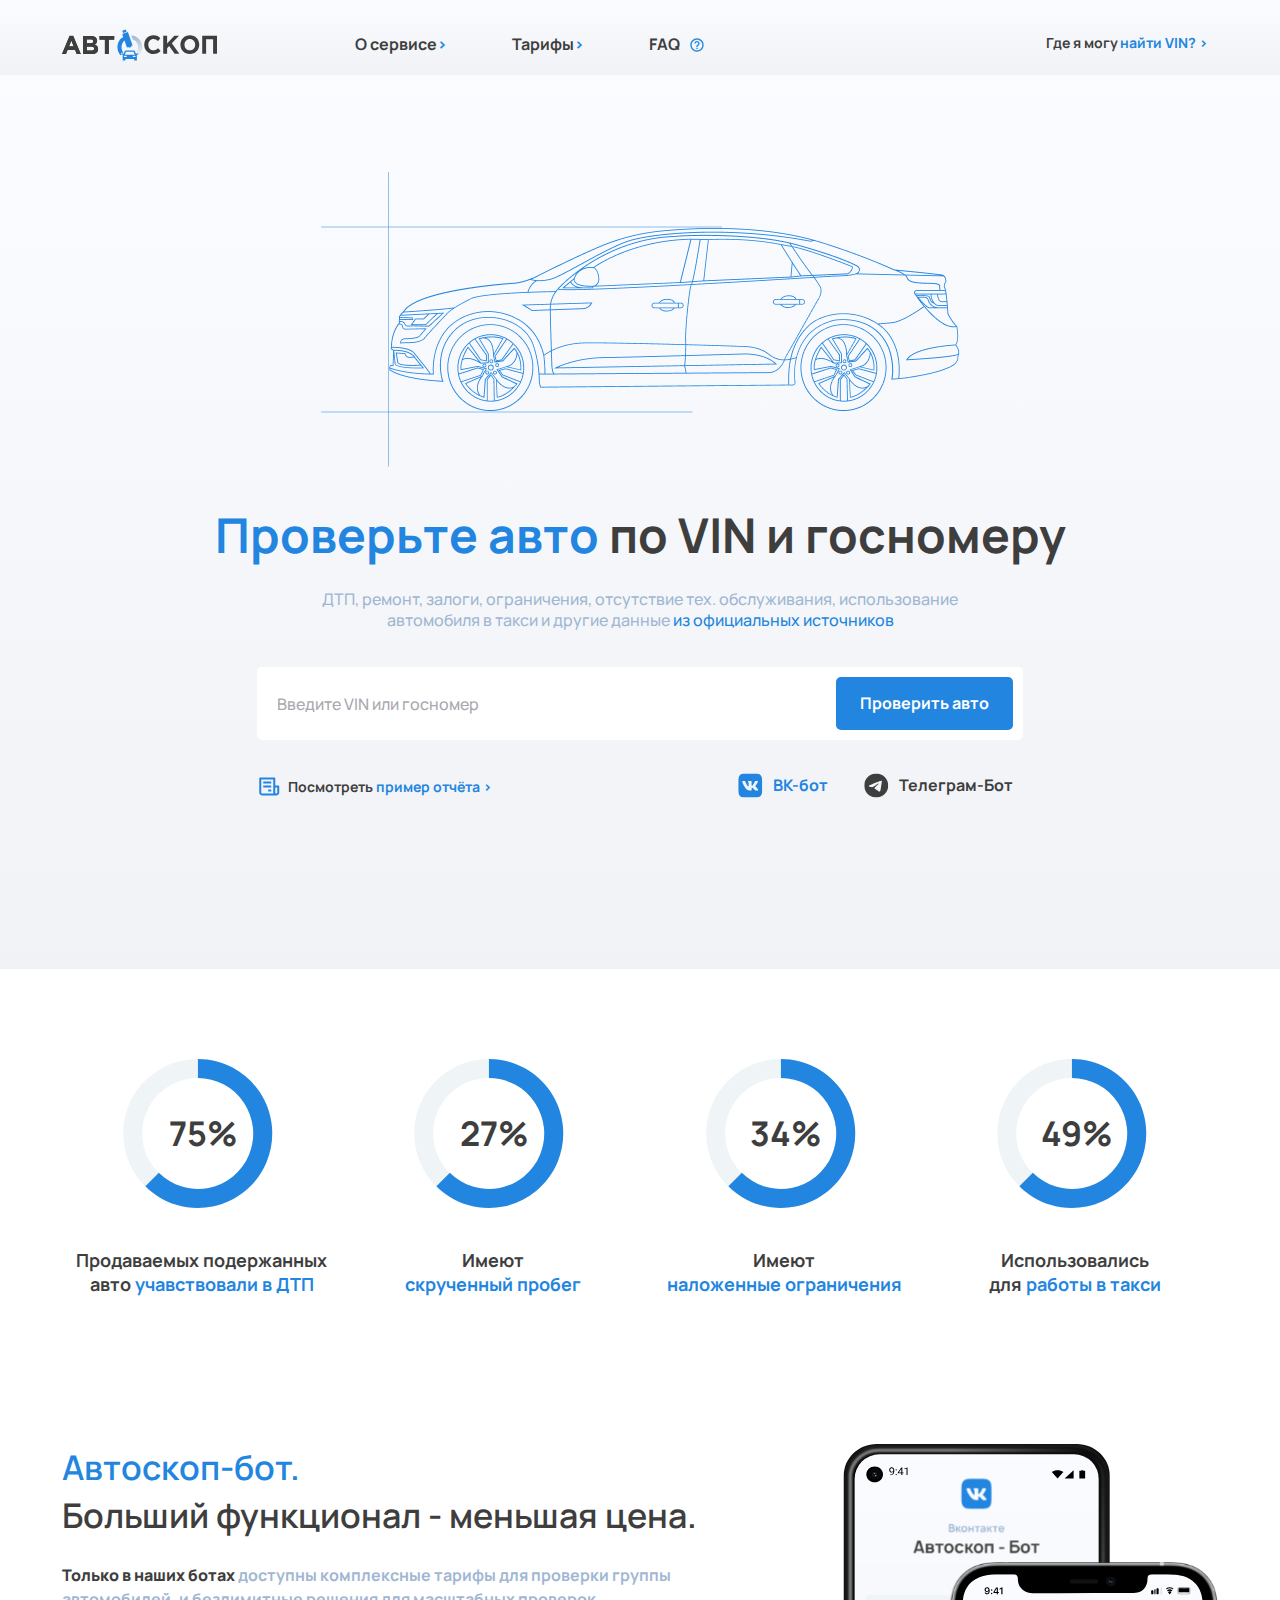
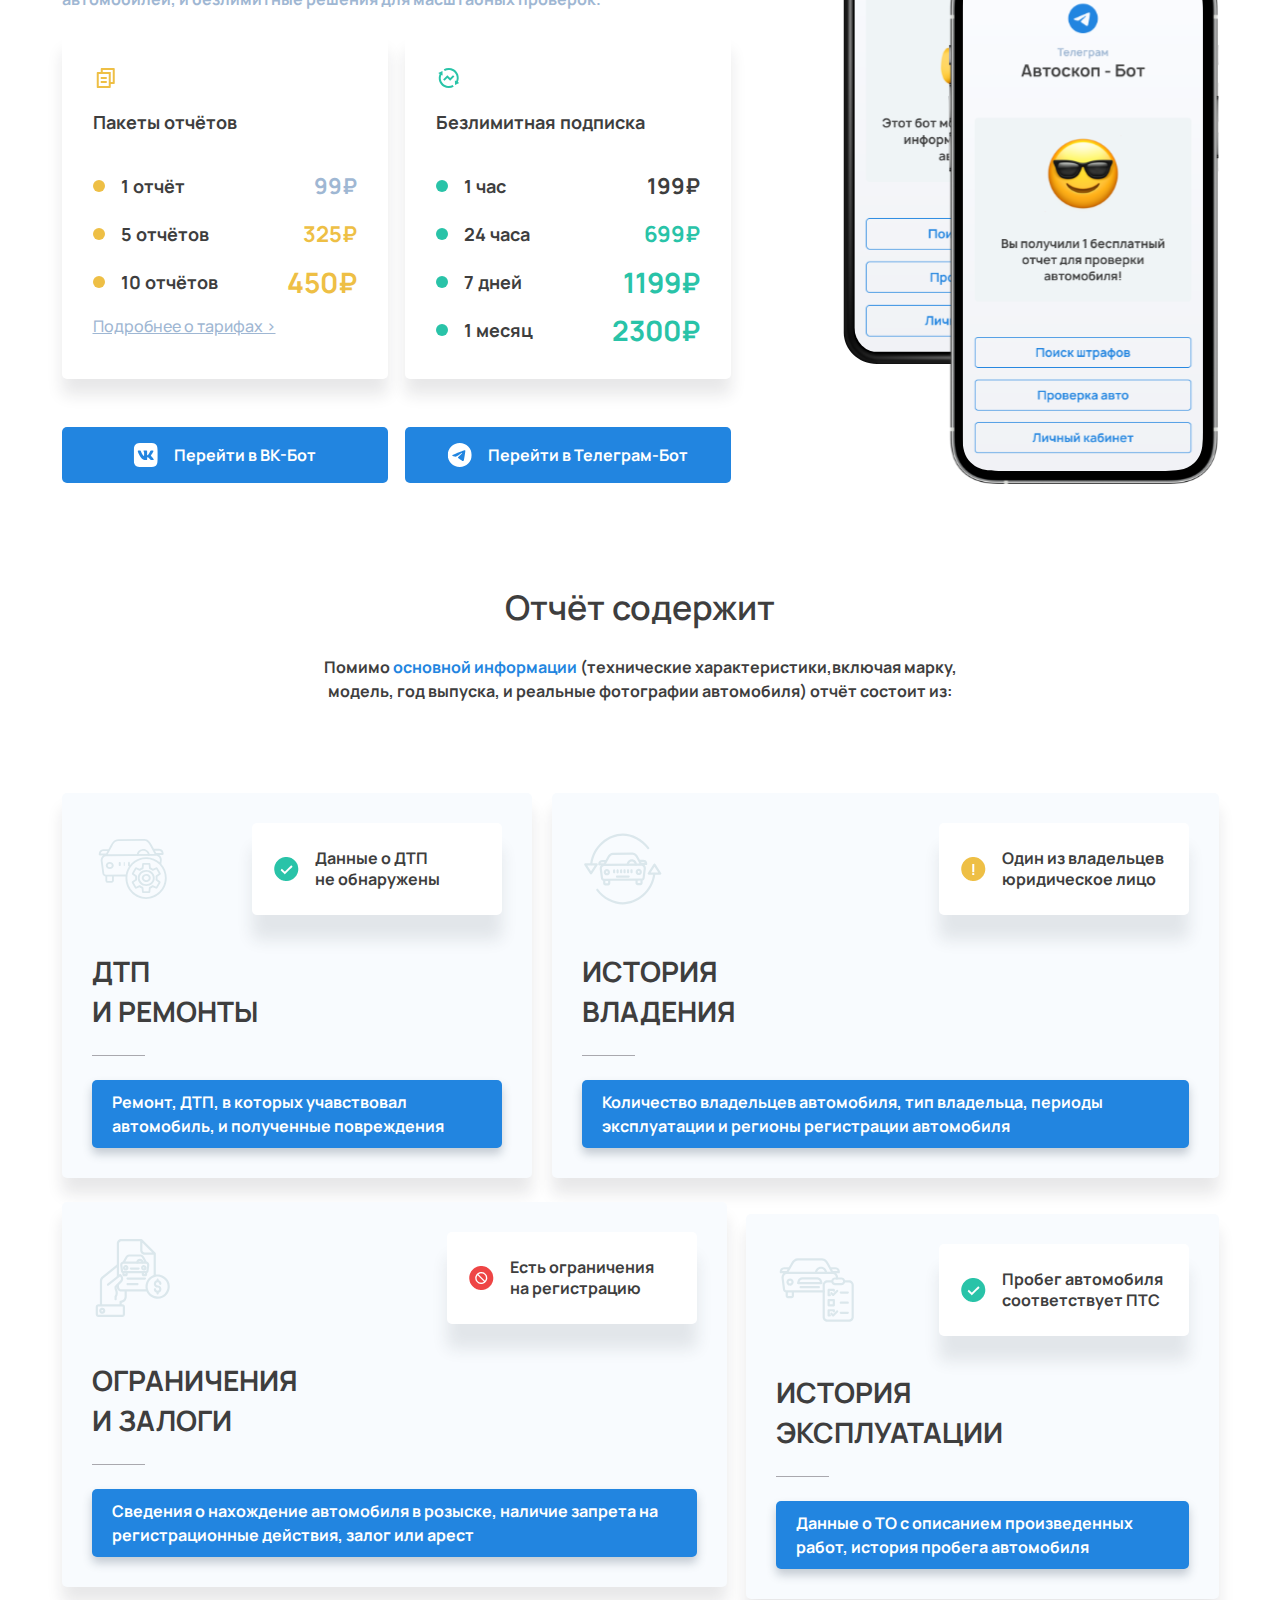
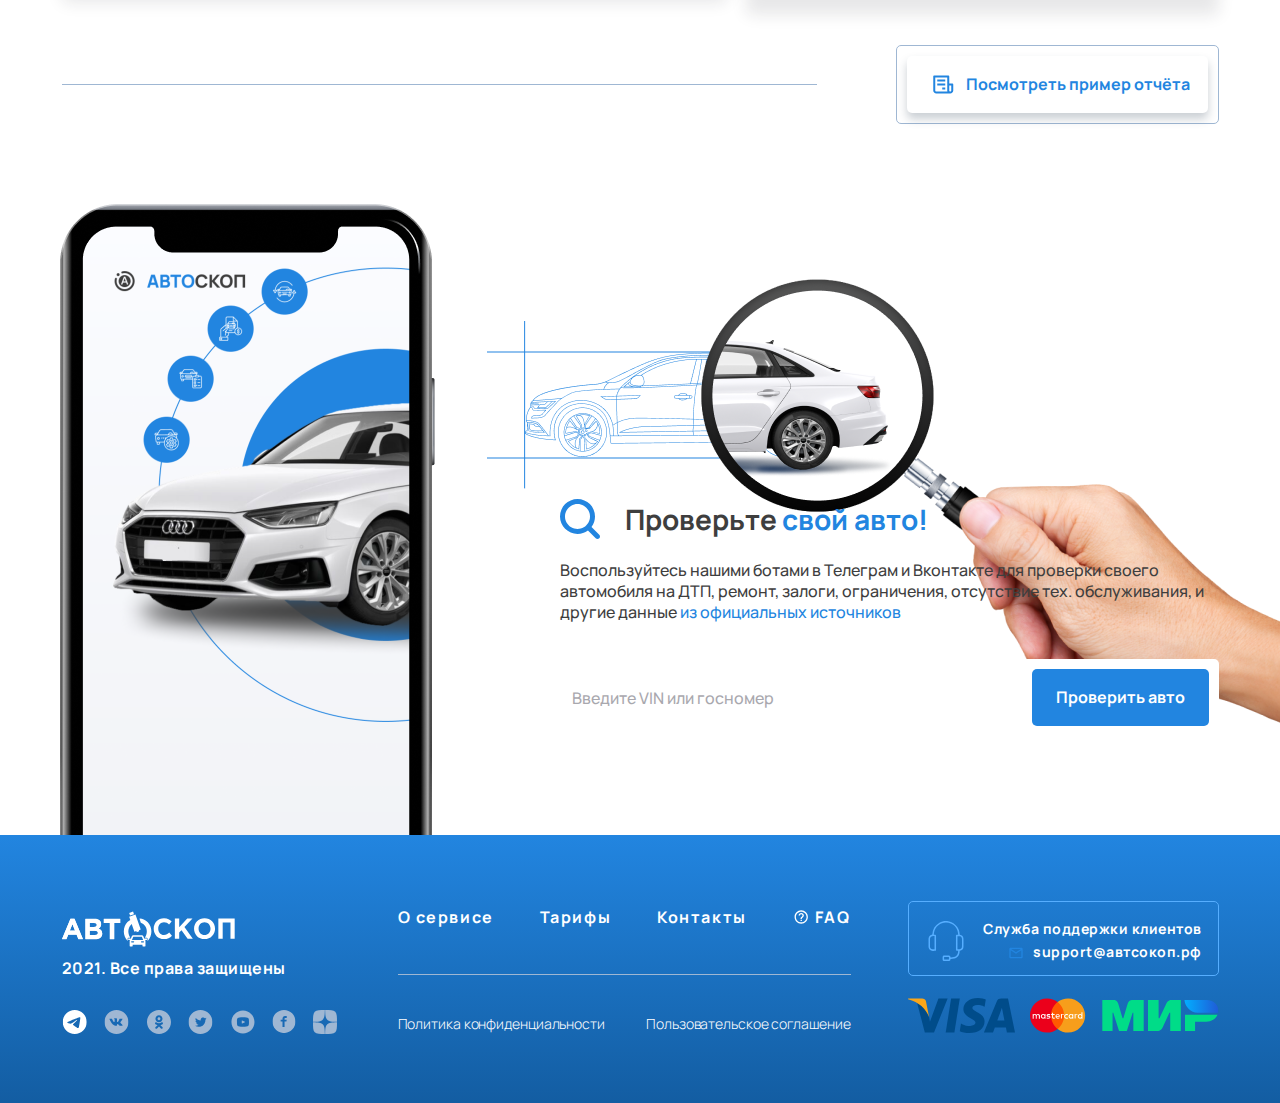
<file: index.html>
<!DOCTYPE html>
<html lang="ru">
<head>
    <meta charset="UTF-8">
    <meta http-equiv="X-UA-Compatible" content="IE=edge">
    <meta name="viewport" content="width=device-width, initial-scale=1.0">
    <title>Автоскоп.рф_от 12.20212</title>
    <link href="https://fonts.googleapis.com/css?family=Manrope:300,400,500,600,700,800" rel="stylesheet" />
    <link rel="stylesheet" href="style/style.css">
    <link rel="stylesheet" href="style/main.css">
</head>
<body>
    <header class="header">
        <div class="container">
            <div class="main-header">
                <div class="main-header__blog">
                    <div class="header__logo">
                        <img src="./img/logo.svg" alt="Logo" class="logo">
                    </div>
                    <ul class="header-navigation__items">
                        <div class="hamburger-menu">
                            <input id="menu__toggle" type="checkbox">
                            <label class="menu__btn" for="menu__toggle">
                                <span></span>
                            </label>
                            <ul class="menu__box">
                                <input id="menu__toggle" type="checkbox">
                                <label class="menu__btn" for="menu__toggle">
                                    <span></span>
                                </label>
                                <li><a class="menu__item" href="about/index.html">О сервисе <span>></span></a></li>
                                <li><a class="menu__item" href="tarifs/index.html">Тарифы <span>></span></a></li>
                                <li><a class="menu__item" href="#">FAQ <img src="./img/help__icon.svg" alt=""></a></li>
                                <a href="#popup" class="header-btn-media btn-primary">Где я могу <span>найти VIN? ></span></a>
                            </ul>
                          </div>
                        <li class="header-navigation__item"><a href="about/index.html" class="header-navigation__link">О сервисе <span>></span></a></li>
                        <li class="header-navigation__item"><a href="tarifs/index.html" class="header-navigation__link">Тарифы <span>></span></a></li>
                        <li class="header-navigation__item" id="last-blog"><a href="#" class="header-navigation__link">FAQ <img src="./img/help__icon.svg" alt=""></a></li>
                    </ul>
                </div>
                <a href="#popup" class="header-btn btn-primary" id="open">Где я могу <span>найти VIN? ></span></a>
            </div>
        </div>
    </header>
    <section class="subtitle-section">
        <div class="container">
            <div class="main-subtitle">
                <div class="main-subtitle-image__blog">
                    <img src="./img/car.png" alt="Auto" class="main-subtitle__image">
                </div>
                <h1 class="main-subtitle__title"><span>Проверьте авто</span> по VIN и госномеру</h1>
                <p class="main-subtitle__paragraph">ДТП, ремонт, залоги, ограничения, отсутствие тех. обслуживания, использование автомобиля в такси и другие данные <span>из официальных источников</span></p>
                <div class="main-subtitle__page">
                    <input type="text" class="main-subtitle__page-input" id="input" placeholder="Введите VIN или госномер">
                    <a href="#" class="btn btn_desktop">Проверить авто</a>
                    <a href="#" class="btn btn_mobile"><img src="./img/arrow_right.svg" alt=""></a>
                </div>
                <div class="main-subtitle__social-network">
                    <a href="#" class="main-subtitle__social-network-btn btn-primary"><img src="./img/bx-receipt.svg" alt="">Посмотреть <span>пример отчёта ></span></a>
                    <div class="main-subtitle__social-network__blog">
                        <a href="#" class="main-subtitle__social-network__icon"><img src="./img/simple-icons_vk.svg" alt=""><div> <span>ВК-бот</span></div></a>
                        <a href="https://t.me/elnuranvarbek" class="main-subtitle__social-network__icon" id="last-blog"><img src="./img/akar-icons_telegram-fill.svg" alt=""><div>Телеграм-Бот</div></a>
                    </div>
                </div>
            </div>
        </div>
    </section>
    <section class="status-section">
        <div class="container">
            <div class="main-status">
                <div class="status-blog">
                    <img src="./img/ellipse.svg" alt="" class="status-blog-image">
                    <h1 class="staus-blog__title">75%</h1>
                    <p class="status-blog__text">Продаваемых подержанных авто <span>учавствовали в ДТП</span></p>
                </div>
                <div class="status-blog" id="last-blog">
                    <img src="./img/ellipse.svg" alt="" class="status-blog-image">
                    <h1 class="staus-blog__title">27%</h1>
                    <p class="status-blog__text">Имеют <br> <span>скрученный пробег</span></p>
                </div>
                <div class="status-blog">
                    <img src="./img/ellipse.svg" alt="" class="status-blog-image">
                    <h1 class="staus-blog__title">34%</h1>
                    <p class="status-blog__text">Имеют <br> <span>наложенные ограничения</span></p>
                </div>
                <div class="status-blog" id="last-blog">
                    <img src="./img/ellipse.svg" alt="" class="status-blog-image">
                    <h1 class="staus-blog__title">49%</h1>
                    <p class="status-blog__text">Использовались <br> для <span>работы в такси</span></p>
                </div>
            </div>
            <div class="lower-status">
                <div class="lower-status__info">
                    <h1 class="lower-status__info-title"><span>Автоскоп-бот.</span> <br> Больший функционал - меньшая цена.</h1>
                    <p class="lower-status__info-subtitle"><strong>Только в наших ботах</strong> доступны комплексные тарифы для проверки группы автомобилей, и безлимитные решения для масштабных проверок.</p>
                    <div class="lower-status__info-main-blog">
                        <div class="lower-staus__info-blog">
                            <img src="./img/message__icon.svg" alt="" class="lower-status__info-blog-icon">
                            <h3 class="lower-staus__info-blog-title">Пакеты отчётов</h3>
                            <div class="status">
                                <div class="price-blog">
                                    <div class="dot"></div>
                                    <h3 class="status__title">1 отчёт</h3>
                                </div>
                                <h3 class="status__price">99₽ </h3>
                            </div>
                            <div class="status">
                                <div class="price-blog">
                                    <div class="dot"></div>
                                    <h3 class="status__title">5 отчётов</h3>
                                </div>
                                <h3 class="status__price yellow">325₽ </h3>
                            </div>
                            <div class="status">
                                <div class="price-blog">
                                    <div class="dot"></div>
                                    <h3 class="status__title">10 отчётов</h3>
                                </div>
                                <h3 class="status__price yellow big__price">450₽ </h3>
                            </div>
                            <a href="#" class="status__link">Подробнее о тарифах ></a>
                        </div>
                        <div class="lower-staus__info-blog">
                            <img src="./img/update__icon.svg" alt="" class="lower-status__info-blog-icon">
                            <h3 class="lower-staus__info-blog-title">Безлимитная подписка</h3>
                            <div class="status">
                                <div class="price-blog">
                                    <div class="dot-blue"></div>
                                    <h3 class="status__title">1 час</h3>
                                </div>
                                <h3 class="status__price black">199₽ </h3>
                            </div>
                            <div class="status">
                                <div class="price-blog">
                                    <div class="dot-blue"></div>
                                    <h3 class="status__title">24 часа </h3>
                                </div>
                                <h3 class="status__price green">699₽ </h3>
                            </div>
                            <div class="status">
                                <div class="price-blog">
                                    <div class="dot-blue"></div>
                                    <h3 class="status__title">7 дней </h3>
                                </div>
                                <h3 class="status__price green big__price">1199₽ </h3>
                            </div>
                            <div class="status" id="last-blog">
                                <div class="price-blog">
                                    <div class="dot-blue"></div>
                                    <h3 class="status__title">1 месяц </h3>
                                </div>
                                <h3 class="status__price green big__price">2300₽ </h3>
                            </div>
                        </div>
                    </div>
                    <div class="status__btn-blog">
                        <a href="#" class="status__btn"><img src="./img/vk__icon.svg" alt=""> Перейти в ВК-Бот</a>
                        <a href="https://t.me/elnuranvarbek" class="status__btn"><img src="./img/telegram__icon.svg" alt=""> Перейти в Телеграм-Бот</a>
                    </div>
                </div>
                <div class="lower-status__image">
                    <img src="./img/smartphone.svg" alt="Автоскоп - Bot">
                </div>
            </div>
        </div>
    </section>
    <section class="blog-section">
        <div class="container">
            <h1 class="blog-section__title">Отчёт содержит</h1>
            <p class="blog-section__subtitle">Помимо <span>основной информации</span> (технические характеристики,включая марку, модель, год выпуска, и реальные фотографии автомобиля) отчёт состоит из:</p>
            <div class="main-blog">
                <div class="blog first-blog">
                    <div class="blog-main">
                        <img src="./img/083-car-service-12.svg" alt="Car Settings" class="blog__img">
                        <div class="blog-main__comment">
                            <img src="./img/check-mark.png" alt="" class="regulations">
                            <h3 class="blog-main__comments-title">Данные о ДТП <br> не обнаружены</h3>
                        </div>
                    </div>
                    <h3 class="blog__title">ДТП <br> И РЕМОНТЫ</h3>
                    <div class="blog__line"></div>
                    <div class="blog-info">Ремонт, ДТП, в которых учавствовал автомобиль, и полученные повреждения</div>
                </div>
                <div class="blog second-blog">
                    <div class="blog-main">
                        <img src="./img/014-maintenance.svg" alt="Car Update" class="blog__img">
                        <div class="blog-main__comment">
                            <img src="./img/short-sign.png" alt="" class="regulations">
                            <h3 class="blog-main__comments-title">Один из владельцев юридическое лицо</h3>
                        </div>
                    </div>
                    <h3 class="blog__title">ИСТОРИЯ ВЛАДЕНИЯ</h3>
                    <div class="blog__line"></div>
                    <div class="blog-info">Количество владельцев автомобиля, тип владельца, периоды эксплуатации и регионы регистрации автомобиля</div>
                </div>
                <div class="blog third-blog">
                    <div class="blog-main">
                        <img src="./img/044-document-2.svg" alt="Car Document" class="blog__img">
                        <div class="blog-main__comment">
                            <img src="./img/stop.png" alt="" class="regulations">
                            <h3 class="blog-main__comments-title">Есть ограничения <br> на регистрацию</h3>
                        </div>
                    </div>
                    <h3 class="blog__title">ОГРАНИЧЕНИЯ <br> И ЗАЛОГИ</h3>
                    <div class="blog__line"></div>
                    <div class="blog-info">Сведения о нахождение автомобиля  в розыске, наличие запрета на регистрационные действия, залог или арест</div>
                </div>
                <div class="blog fourth-blog" id="last-blog">
                    <div class="blog-main">
                        <img src="./img/037-car-11.svg" alt="Car Document" class="blog__img">
                        <div class="blog-main__comment">
                            <img src="./img/check-mark.png" alt="" class="regulations">
                            <h3 class="blog-main__comments-title">Пробег автомобиля <br> соответствует ПТС</h3>
                        </div>
                    </div>
                    <h3 class="blog__title">ИСТОРИЯ ЭКСПЛУАТАЦИИ</h3>
                    <div class="blog__line"></div>
                    <div class="blog-info">Данные о ТО с описанием произведенных  работ, история пробега автомобиля</div>
                </div>
                <div class="line"></div>
                <div class="border-btn">
                    <a href="#" class="blog__btn"><img src="./img/bx-receipt.svg" alt=""> Посмотреть пример отчёта</a>
                </div>
            </div>
        </div>
    </section>
    <section class="autoscope-section">
        <div class="container">
            <div class="main-autoscope">
                <div class="autoscope-image">
                    <img src="./img/mobile.png" alt="Наш бот">
                </div>
                <div class="autoscope-info">
                    <div class="autoscope__main-image">
                        <img src="./img/autoscope.png" alt="" class="autoscope-info__image">
                        <img src="./img/autoscope__mobile.png" alt="" class="autoscope-info__image-mobile">
                    </div>
                    <h1 class="autoscope-info__title"><img src="./img/search__icon.svg" alt=""> Проверьте <span>свой авто!</span></h1>
                    <p class="autoscope-info__subtitle">Воспользуйтесь нашими ботами в Телеграм и Вконтакте для проверки своего автомобиля на ДТП, ремонт, залоги, ограничения, отсутствие тех. обслуживания, и другие данные <span>из официальных источников</span></p>
                    <div class="main-subtitle__page">
                        <input type="text" class="main-subtitle__page-input" id="input" placeholder="Введите VIN или госномер">
                        <a href="#" class="btn btn_desktop">Проверить авто</a>
                        <a href="#" class="btn btn_mobile"><img src="./img/arrow_right.svg" alt=""></a>
                    </div>
                </div>
            </div>
        </div>
    </section>
    <footer class="footer">
        <div class="container">
            <div class="main-footer">
                <div class="footer-first__blog">
                    <img src="./img/Web_Logo_Car.svg" alt="Logo" class="footer-logo">
                    <h3 class="footer-blog__item">2021. Все права защищены</h3>
                    <div class="footer-blog__icons">
                        <a href="https://t.me/elnuranvarbek" class="footer-blog__icon"><img src="./img/telegram__icon.svg" alt=""></a>
                        <a href="#" class="footer-blog__icon"><img src="./img/entypo-social_vk-with-circle.svg" alt=""></a>
                        <a href="#" class="footer-blog__icon"><img src="./img/bx_bxl-ok-ru.svg" alt=""></a>
                        <a href="#" class="footer-blog__icon"><img src="./img/entypo-social_twitter-with-circle.svg" alt=""></a>
                        <a href="#" class="footer-blog__icon"><img src="./img/entypo-social_youtube-with-circle.svg" alt=""></a>
                        <a href="#" class="footer-blog__icon"><img src="./img/entypo-social_facebook-with-circle.svg" alt=""></a>
                        <a href="#" class="footer-blog__icon"><img src="./img/Yandex_Zen_logo_icon 1.svg" alt=""></a>
                    </div>
                </div>
                <div class="footer-second__blog">
                    <ul class="footer-navigation__items">
                        <li class="footer-navigation__item"><a href="about/index.html" class="footer-navigation__link">О сервисе</a></li>
                        <li class="footer-navigation__item" id="last-blog"><a href="tarifs/index.html" class="footer-navigation__link">Тарифы</a></li>
                        <li class="footer-navigation__item"><a href="contacts/index.html" class="footer-navigation__link">Контакты</a></li>
                        <li class="footer-navigation__item" id="last-blog"><a href="#" class="footer-navigation__link"><img src="./img/question.svg" alt=""> FAQ</a></li>
                    </ul>
                    <div class="footer-second__blog-items">
                        <h4 class="footer-second__blog-item">Политика конфиденциальности</h4>
                        <h4 class="footer-second__blog-item" id="last-blog">Пользовательское соглашение</h4>
                    </div>
                </div>
                <div class="footer-third__blog">
                    <div class="footer-third__blog-support">
                        <img src="./img/bitsy.svg" alt="" class="footer-thirs__blog-support-image">
                        <div class="footer-third__blog-support-info">
                            <h3 class="footer-third__blog-support-info__title">Служба поддержки клиентов</h3>
                            <a href="https://mail.ru/support@автсокоп.рф" class="footer-third__blog-support-info__title"><img src="./img/ci_mail.svg" alt=""> support@автсокоп.рф</a>
                        </div>
                    </div>
                        <div class="footer-third__blog-logos">
                            <img src="./img/visa.svg" alt="VISA" class="footer-third__blog-logo">
                            <img src="./img/mastercard.svg" alt="mastercard" class="footer-third__blog-logo">
                            <img src="./img/mir.svg" alt="МИР" class="footer-third__blog-logo">
                        </div>
                </div>
            </div>
        </div>
    </footer>
    <div class="popup" id="popup">
            <div class="popup__body">
                <div class="popup__content">
                    <div class="popup__main">
                        <h3 class="popup__title">Где Вы можете найти VIN-номер</h3>
                        <a href="#desktop" class="close">X</a>
                    </div>
                    <div class="main-popup">
                        <div class="popup__image">
                            <img src="./tarifs/./img/popup_image.svg" alt="" class="popup__img">
                        </div>
                        <div class="popup__info">
                            <h4 class="popup__info-item"><img src="./tarifs/img/statuses_green.svg" alt="" class="popup__check-mark">На стойке у передней двери</h4>
                            <h4 class="popup__info-item"><img src="./tarifs/img/statuses_green.svg" alt="" class="popup__check-mark">На панели под лобовым стеклом</h4>
                            <h4 class="popup__info-item"><img src="./tarifs/img/statuses_green.svg" alt="" class="popup__check-mark">Под капотом</h4>
                            <h3 class="popup__info-title">Так же, его можно найти в <br> документах на ТС</h3>
                            <h4 class="popup__info-item"><img src="./tarifs/img/statuses_blue.svg" alt="" class="popup__check-mark">В паспорте ТС</h4>
                            <h4 class="popup__info-item"><img src="./tarifs/img/statuses_blue.svg" alt="" class="popup__check-mark">В свидетельстве о регистрации</h4>
                            <h4 class="popup__info-item"><img src="./tarifs/img/statuses_blue.svg" alt="" class="popup__check-mark">В полисе ОСАГО</h4>
                        </div>
                    </div>
                </div>
            </div>
    </div>
    <div id="desktop"></div>
</body>
</html>
</file>
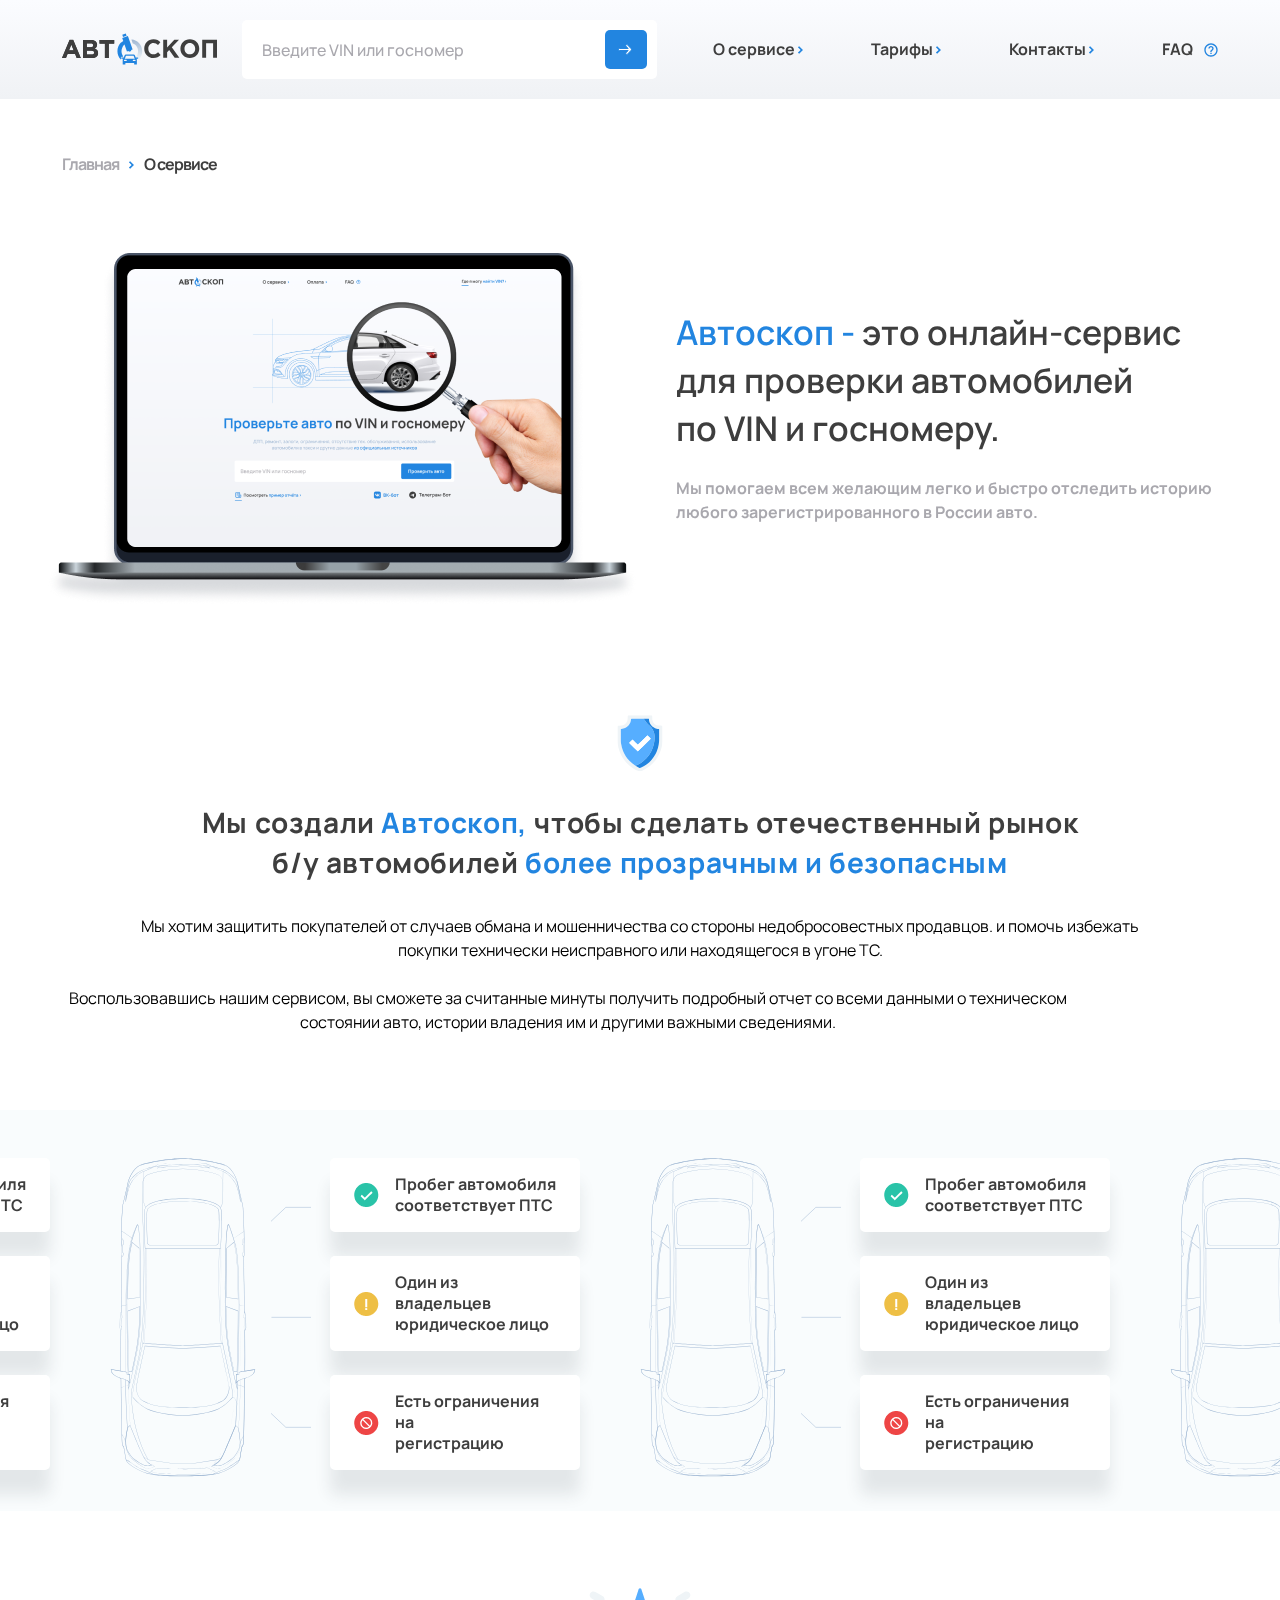
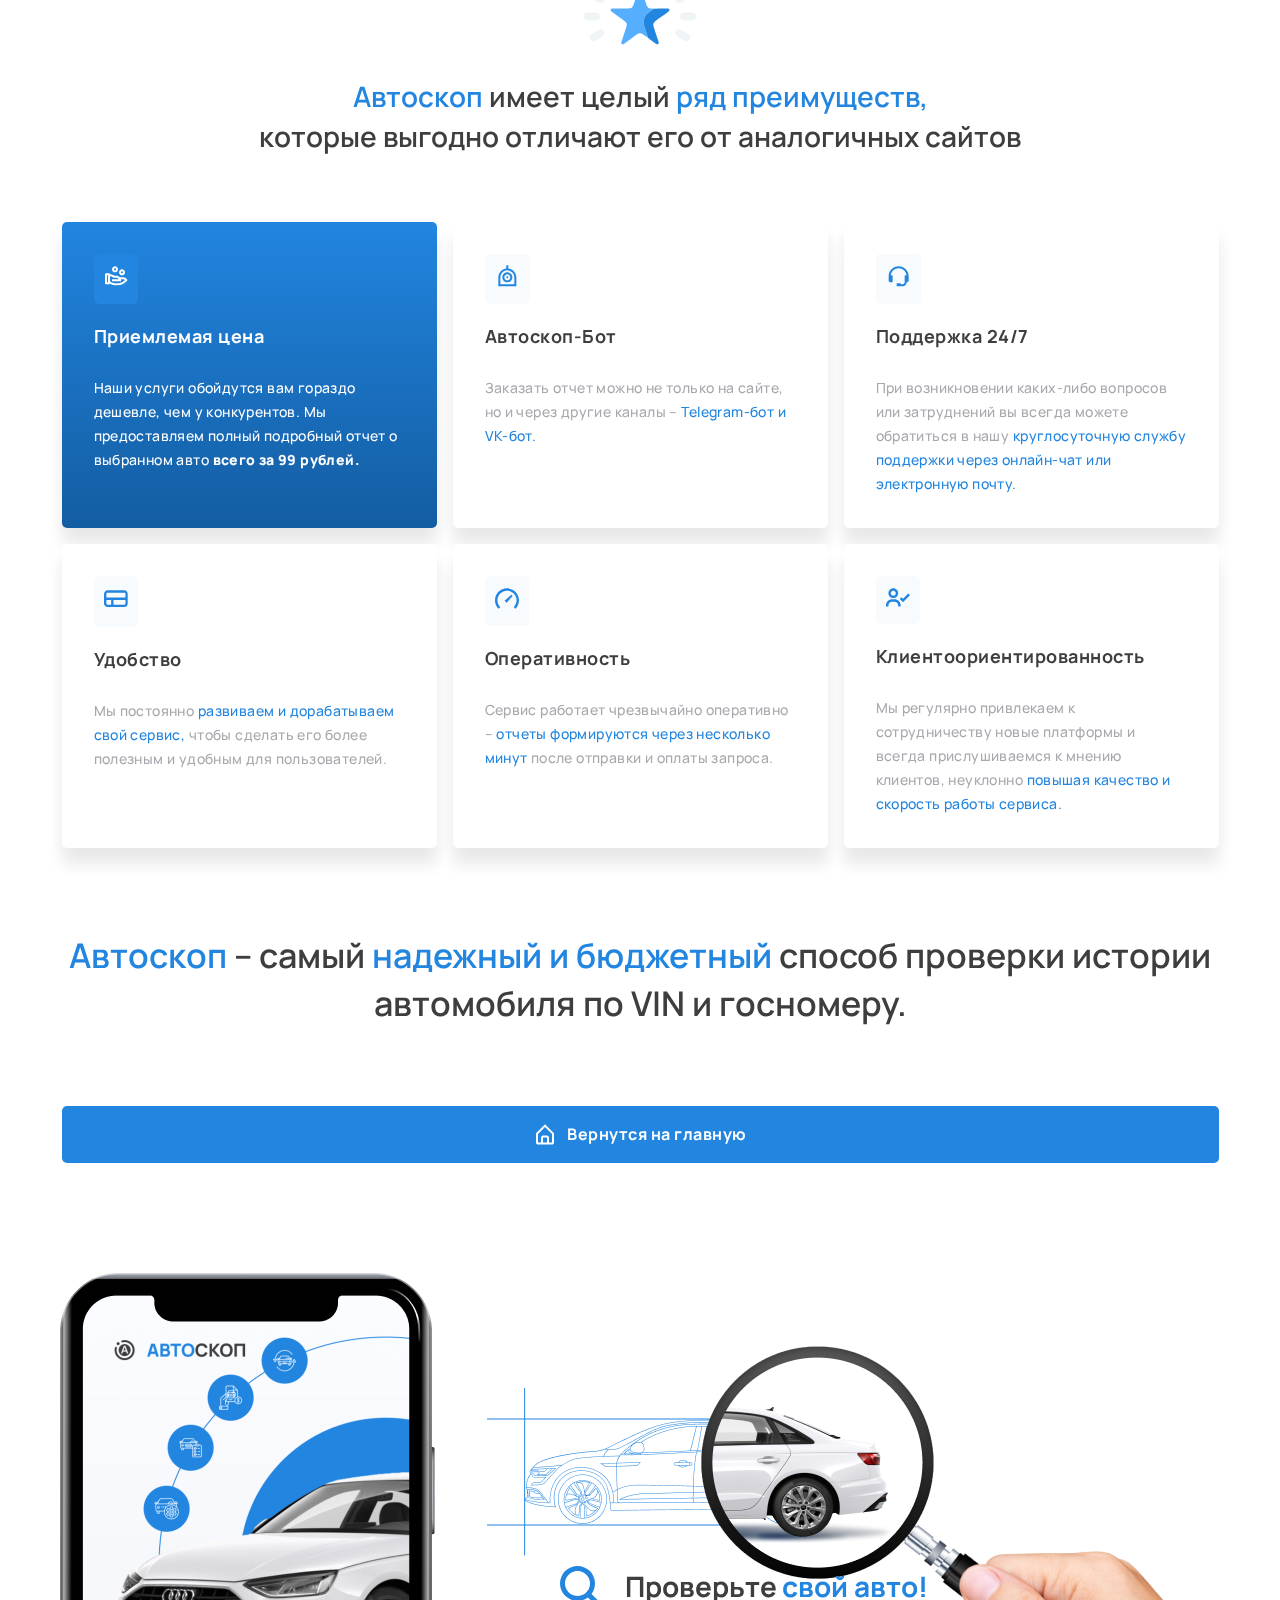
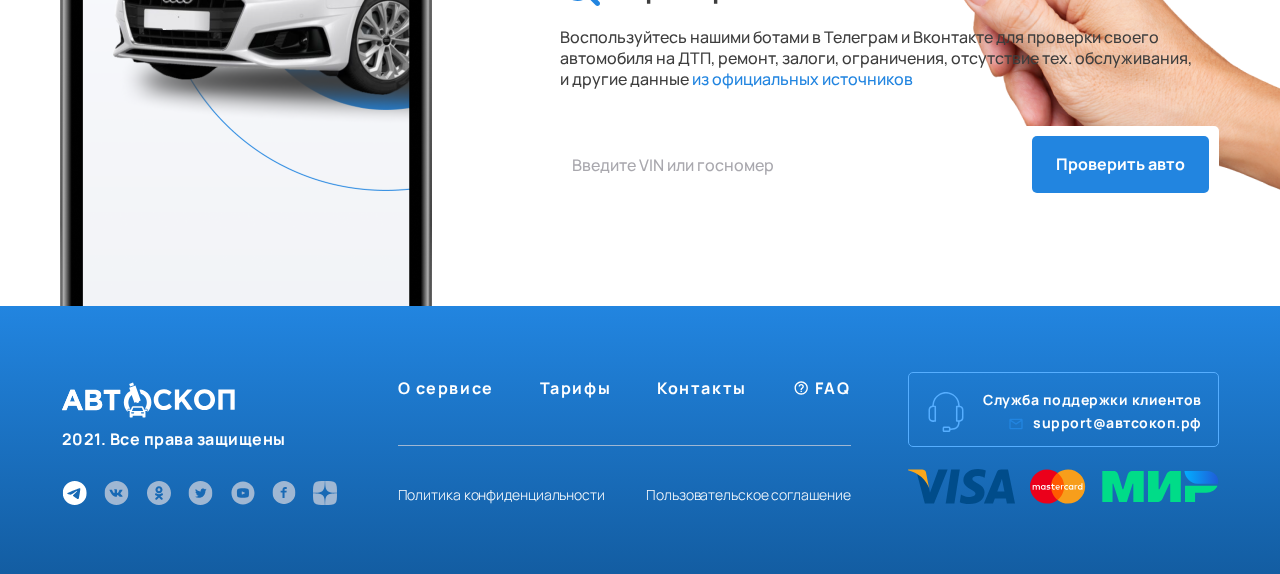
<file: about/index.html>
<!DOCTYPE html>
<html lang="ru">
<head>
    <meta charset="UTF-8">
    <meta http-equiv="X-UA-Compatible" content="IE=edge">
    <meta name="viewport" content="width=device-width, initial-scale=1.0">
    <title>Автоскоп.рф_от 12.20212</title>
    <link href="https://fonts.googleapis.com/css?family=Manrope:300,400,500,600,700,800" rel="stylesheet" />
    <link rel="stylesheet" href="style/style.css">
    <link rel="stylesheet" href="../style/main.css">
</head>
<body>
    <header class="header">
        <div class="container">
            <div class="main-header">
                <div class="header-logo">
                    <img src="./img/logo.svg" alt="">
                </div>
                <div class="main-subtitle__page">
                    <input type="text" class="main-subtitle__page-input" id="input" placeholder="Введите VIN или госномер">
                    <a href="#" class="btn btn_mobile"><img src="./img/arrow_right.svg" alt=""></a>
                </div>
                <ul class="header-navigation__items">
                    <div class="hamburger-menu">
                    <input id="menu__toggle" type="checkbox">
                    <label class="menu__btn" for="menu__toggle">
                        <span></span>
                    </label>
                    <ul class="menu__box">
                        <input id="menu__toggle" type="checkbox">
                        <label class="menu__btn" for="menu__toggle">
                            <span></span>
                        </label>
                        <li><a class="menu__item" href="index.html">О сервисе <span>></span></a></li>
                        <li><a class="menu__item" href="index.html">Тарифы <span>></span></a></li>
                        <li><a class="menu__item" href="#">FAQ <img src="./img/help__icon.svg" alt=""></a></li>
                        <a href="#" class="header-btn-media btn-primary">Где я могу <span>найти VIN? ></span></a>
                    </ul>
                  </div>
                    <li class="header-navigation__item"><a href="index.html" class="header-navigation__link">О сервисе <span>></span></a></li>
                    <li class="header-navigation__item"><a href="index.html" class="header-navigation__link">Тарифы <span>></span></a></li>
                    <li class="header-navigation__item"><a href="../contacts/index.html" class="header-navigation__link">Контакты <span>></span></a></li>
                    <li class="header-navigation__item" id="last-blog"><a href="#" class="header-navigation__link">FAQ <img src="./img/help__icon.svg" alt=""></a></li>
                </ul>
            </div>
        </div>
    </header>
    <a href="./../index.html" class="menu-item"><span>Главная</span><span class="blue">></span>О сервисе</a>
    <section class="subtitle-section">
        <main class="container">
            <div class="main-subtitle">
                <div class="subtitle-section__image">
                    <img src="./img/about-sayt.png" alt="Наша сайт" class="subtitle-section__img">
                </div>
                <div class="subtitle-section__info">
                    <h1 class="subtitle-section__info-title"><span>Автоскоп -</span> это онлайн-сервис <br> для проверки автомобилей <br> по VIN и госномеру.</h1>
                    <p class="subtitle-section__info-paragraph">Мы помогаем всем желающим легко и быстро отследить историю любого зарегистрированного в России авто.</p>
                </div>
            </div>
        </main>
    </section>
    <section class="about-me-section">
        <main class="container">
            <div class="main-about__me-image">
                <img src="./img/protection.svg" alt="Защита">
            </div>
            <h1 class="about-me__title">Мы создали <span>Автоскоп,</span> чтобы сделать отечественный рынок б/у автомобилей <span>более прозрачным и безопасным</span></h1>
            <p class="about-me__subtitle">Мы хотим защитить покупателей от случаев обмана и мошенничества со стороны недобросовестных продавцов. и помочь избежать покупки технически неисправного или находящегося в угоне ТС.</p>
            <p class="about-me__subtitle" id="last-blog">Воспользовавшись нашим сервисом, вы сможете за считанные минуты получить подробный отчет со всеми данными о техническом состоянии авто, истории владения им и другими важными сведениями.</p>
        </main>
    </section>
    <div class="main-about__me">
        <div class="main-about__me-blog">
            <img src="./img/options.svg" alt="Варианты" class="main-about__me-img">
            <div class="main-about__me-blog__info">
                <div class="blog-main__comment">
                    <img src="./img/check-mark.png" alt="" class="regulations">
                    <h3 class="blog-main__comments-title">Пробег автомобиля <br> соответствует ПТС</h3>
                </div>
                <div class="blog-main__comment">
                    <img src="./img/short-sign.png" alt="" class="regulations">
                    <h3 class="blog-main__comments-title">Один из владельцев <br> юридическое лицо</h3>
                </div>
                <div class="blog-main__comment" id="last-blog">
                    <img src="./img/stop.png" alt="" class="regulations">
                    <h3 class="blog-main__comments-title">Есть ограничения на <br> регистрацию</h3>
                </div>
            </div>
        </div>
        <div class="main-about__me-blog">
            <img src="./img/options.svg" alt="Варианты" class="main-about__me-img">
            <div class="main-about__me-blog__info">
                <div class="blog-main__comment">
                    <img src="./img/check-mark.png" alt="" class="regulations">
                    <h3 class="blog-main__comments-title">Пробег автомобиля <br> соответствует ПТС</h3>
                </div>
                <div class="blog-main__comment">
                    <img src="./img/short-sign.png" alt="" class="regulations">
                    <h3 class="blog-main__comments-title">Один из владельцев <br> юридическое лицо</h3>
                </div>
                <div class="blog-main__comment" id="last-blog">
                    <img src="./img/stop.png" alt="" class="regulations">
                    <h3 class="blog-main__comments-title">Есть ограничения на <br> регистрацию</h3>
                </div>
            </div>
        </div>
        <div class="main-about__me-blog">
            <img src="./img/options.svg" alt="Варианты" class="main-about__me-img">
            <div class="main-about__me-blog__info">
                <div class="blog-main__comment">
                    <img src="./img/check-mark.png" alt="" class="regulations">
                    <h3 class="blog-main__comments-title">Пробег автомобиля <br> соответствует ПТС</h3>
                </div>
                <div class="blog-main__comment">
                    <img src="./img/short-sign.png" alt="" class="regulations">
                    <h3 class="blog-main__comments-title">Один из владельцев <br> юридическое лицо</h3>
                </div>
                <div class="blog-main__comment" id="last-blog">
                    <img src="./img/stop.png" alt="" class="regulations">
                    <h3 class="blog-main__comments-title">Есть ограничения на <br> регистрацию</h3>
                </div>
            </div>
        </div>
        <div class="main-about__me-blog">
            <img src="./img/options.svg" alt="Варианты" class="main-about__me-img">
            <div class="main-about__me-blog__info">
                <div class="blog-main__comment">
                    <img src="./img/check-mark.png" alt="" class="regulations">
                    <h3 class="blog-main__comments-title">Пробег автомобиля <br> соответствует ПТС</h3>
                </div>
                <div class="blog-main__comment">
                    <img src="./img/short-sign.png" alt="" class="regulations">
                    <h3 class="blog-main__comments-title">Один из владельцев <br> юридическое лицо</h3>
                </div>
                <div class="blog-main__comment" id="last-blog">
                    <img src="./img/stop.png" alt="" class="regulations">
                    <h3 class="blog-main__comments-title">Есть ограничения на <br> регистрацию</h3>
                </div>
            </div>
        </div>
        <div class="main-about__me-blog">
            <img src="./img/options.svg" alt="Варианты" class="main-about__me-img">
            <div class="main-about__me-blog__info">
                <div class="blog-main__comment">
                    <img src="./img/check-mark.png" alt="" class="regulations">
                    <h3 class="blog-main__comments-title">Пробег автомобиля <br> соответствует ПТС</h3>
                </div>
                <div class="blog-main__comment">
                    <img src="./img/short-sign.png" alt="" class="regulations">
                    <h3 class="blog-main__comments-title">Один из владельцев <br> юридическое лицо</h3>
                </div>
                <div class="blog-main__comment" id="last-blog">
                    <img src="./img/stop.png" alt="" class="regulations">
                    <h3 class="blog-main__comments-title">Есть ограничения на <br> регистрацию</h3>
                </div>
            </div>
        </div>
        <div class="main-about__me-blog">
            <img src="./img/options.svg" alt="Варианты" class="main-about__me-img">
            <div class="main-about__me-blog__info">
                <div class="blog-main__comment">
                    <img src="./img/check-mark.png" alt="" class="regulations">
                    <h3 class="blog-main__comments-title">Пробег автомобиля <br> соответствует ПТС</h3>
                </div>
                <div class="blog-main__comment">
                    <img src="./img/short-sign.png" alt="" class="regulations">
                    <h3 class="blog-main__comments-title">Один из владельцев <br> юридическое лицо</h3>
                </div>
                <div class="blog-main__comment" id="last-blog">
                    <img src="./img/stop.png" alt="" class="regulations">
                    <h3 class="blog-main__comments-title">Есть ограничения на <br> регистрацию</h3>
                </div>
            </div>
        </div>
        <div class="main-about__me-blog">
            <img src="./img/options.svg" alt="Варианты" class="main-about__me-img">
            <div class="main-about__me-blog__info">
                <div class="blog-main__comment">
                    <img src="./img/check-mark.png" alt="" class="regulations">
                    <h3 class="blog-main__comments-title">Пробег автомобиля <br> соответствует ПТС</h3>
                </div>
                <div class="blog-main__comment">
                    <img src="./img/short-sign.png" alt="" class="regulations">
                    <h3 class="blog-main__comments-title">Один из владельцев <br> юридическое лицо</h3>
                </div>
                <div class="blog-main__comment" id="last-blog">
                    <img src="./img/stop.png" alt="" class="regulations">
                    <h3 class="blog-main__comments-title">Есть ограничения на <br> регистрацию</h3>
                </div>
            </div>
        </div>
        <div class="main-about__me-blog">
            <img src="./img/options.svg" alt="Варианты" class="main-about__me-img">
            <div class="main-about__me-blog__info">
                <div class="blog-main__comment">
                    <img src="./img/check-mark.png" alt="" class="regulations">
                    <h3 class="blog-main__comments-title">Пробег автомобиля <br> соответствует ПТС</h3>
                </div>
                <div class="blog-main__comment">
                    <img src="./img/short-sign.png" alt="" class="regulations">
                    <h3 class="blog-main__comments-title">Один из владельцев <br> юридическое лицо</h3>
                </div>
                <div class="blog-main__comment" id="last-blog">
                    <img src="./img/stop.png" alt="" class="regulations">
                    <h3 class="blog-main__comments-title">Есть ограничения на <br> регистрацию</h3>
                </div>
            </div>
        </div>
    </div>
    <section class="blog-section">
        <main class="container">
            <div class="main-image__blog">
                <img src="./img/star.svg" alt="">
            </div>
            <h1 class="blog-section__title"><span>Автоскоп</span> имеет целый <span>ряд преимуществ,</span> <br> которые выгодно отличают его от аналогичных сайтов</h1>
            <div class="main-blog">
                <div class="blog active-blog">
                    <div class="blog__image">
                        <img src="./img/price.svg" alt="price">
                    </div>
                    <h1 class="blog__title first__blog-title">Приемлемая цена</h1>
                    <p class="blog__subtitle">Наши услуги обойдутся вам гораздо дешевле, чем у конкурентов. Мы предоставляем полный подробный отчет о выбранном авто <span>всего за 99 рублей.</span></p>
                </div>
                <div class="blog">
                    <div class="blog__image">
                        <img src="./img/bot.svg" alt="price">
                    </div>
                    <h1 class="blog__title">Автоскоп-Бот</h1>
                    <p class="blog__subtitle">Заказать отчет можно не только на сайте, но и через другие каналы – <span>Telegram-бот и VK-бот.</span></p>
                </div>
                <div class="blog">
                    <div class="blog__image">
                        <img src="./img/support.svg" alt="price">
                    </div>
                    <h1 class="blog__title">Поддержка 24/7</h1>
                    <p class="blog__subtitle">При возникновении каких-либо вопросов или затруднений вы всегда можете обратиться в нашу <span>круглосуточную службу поддержки через онлайн-чат или электронную почту.</span></p>
                </div>
                <div class="blog">
                    <div class="blog__image">
                        <img src="./img/gg_view-comfortable.svg" alt="price">
                    </div>
                    <h1 class="blog__title">Удобство</h1>
                    <p class="blog__subtitle">Мы постоянно <span>развиваем и дорабатываем свой сервис,</span> чтобы сделать его более полезным и удобным для пользователей.</p>
                </div>
                <div class="blog lower-blog">
                    <div class="blog__image">
                        <img src="./img/speed.svg" alt="price">
                    </div>
                    <h1 class="blog__title">Оперативность</h1>
                    <p class="blog__subtitle">Сервис работает чрезвычайно оперативно – <span>отчеты формируются через несколько минут</span> после отправки и оплаты запроса.</p>
                </div>
                <div class="blog lower-blog">
                    <div class="blog__image">
                        <img src="./img/user-check.svg" alt="price">
                    </div>
                    <h1 class="blog__title">Клиентоориентированность</h1>
                    <p class="blog__subtitle">Мы регулярно привлекаем к сотрудничеству новые платформы и всегда прислушиваемся к мнению клиентов, неуклонно <span>повышая качество и скорость работы сервиса.</span></p>
                </div>
            </div>
            <h1 class="lower-blog__title"><span>Автоскоп</span> – самый <span>надежный и бюджетный</span> способ проверки истории автомобиля по VIN и госномеру.</h1>
            <a href="../index.html" class="last-btn"><img src="./img/bx_bx-home-alt.svg" alt=""> Вернутся на главную</a>
        </main>
    </section>
    <section class="autoscope-section">
        <div class="container">
            <div class="main-autoscope">
                <div class="autoscope-image">
                    <img src="./img/mobile.png" alt="Наш бот">
                </div>
                <div class="autoscope-info">
                    <div class="autoscope__main-image">
                        <img src="./img/autoscope.png" alt="" class="autoscope-info__image">
                        <img src="./img/autoscope__mobile.png" alt="" class="autoscope-info__image-mobile">
                    </div>
                    <h1 class="autoscope-info__title"><img src="./img/search__icon.svg" alt=""> Проверьте <span>свой авто!</span></h1>
                    <p class="autoscope-info__subtitle">Воспользуйтесь нашими ботами в Телеграм и Вконтакте для проверки своего автомобиля на ДТП, ремонт, залоги, ограничения, отсутствие тех. обслуживания, и другие данные <span>из официальных источников</span></p>
                    <div class="main-subtitle__page">
                        <input type="text" class="main-subtitle__page-input" id="input" placeholder="Введите VIN или госномер">
                        <a href="#" class="btn btn_desktop">Проверить авто</a>
                        <a href="#" class="btn btn_mobile"><img src="./img/arrow_right.svg" alt=""></a>
                    </div>
                </div>
            </div>
        </main>
    </section>
    <footer class="footer">
        <div class="container">
            <div class="main-footer">
                <div class="footer-first__blog">
                    <img src="./img/Web_Logo_Car.svg" alt="Logo" class="footer-logo">
                    <h3 class="footer-blog__item">2021. Все права защищены</h3>
                    <div class="footer-blog__icons">
                        <a href="https://t.me/elnuranvarbek" class="footer-blog__icon"><img src="./img/telegram__icon.svg" alt=""></a>
                        <a href="#" class="footer-blog__icon"><img src="./img/entypo-social_vk-with-circle.svg" alt=""></a>
                        <a href="#" class="footer-blog__icon"><img src="./img/bx_bxl-ok-ru.svg" alt=""></a>
                        <a href="#" class="footer-blog__icon"><img src="./img/entypo-social_twitter-with-circle.svg" alt=""></a>
                        <a href="#" class="footer-blog__icon"><img src="./img/entypo-social_youtube-with-circle.svg" alt=""></a>
                        <a href="#" class="footer-blog__icon"><img src="./img/entypo-social_facebook-with-circle.svg" alt=""></a>
                        <a href="#" class="footer-blog__icon"><img src="./img/Yandex_Zen_logo_icon 1.svg" alt=""></a>
                    </div>
                </div>
                <div class="footer-second__blog">
                    <ul class="footer-navigation__items">
                        <li class="footer-navigation__item"><a href="index.html" class="footer-navigation__link">О сервисе</a></li>
                        <li class="footer-navigation__item" id="last-blog"><a href="#" class="footer-navigation__link">Тарифы</a></li>
                        <li class="footer-navigation__item"><a href="../contacts/index.html" class="footer-navigation__link">Контакты</a></li>
                        <li class="footer-navigation__item" id="last-blog"><a href="#" class="footer-navigation__link"><img src="./img/question.svg" alt=""> FAQ</a></li>
                    </ul>
                    <div class="footer-second__blog-items">
                        <h4 class="footer-second__blog-item">Политика конфиденциальности</h4>
                        <h4 class="footer-second__blog-item" id="last-blog">Пользовательское соглашение</h4>
                    </div>
                </div>
                <div class="footer-third__blog">
                    <div class="footer-third__blog-support">
                        <img src="./img/bitsy.svg" alt="" class="footer-thirs__blog-support-image">
                        <div class="footer-third__blog-support-info">
                            <h3 class="footer-third__blog-support-info__title">Служба поддержки клиентов</h3>
                            <a href="https://mail.ru/support@автсокоп.рф" class="footer-third__blog-support-info__title"><img src="./img/ci_mail.svg" alt=""> support@автсокоп.рф</a>
                        </div>
                    </div>
                        <div class="footer-third__blog-logos">
                            <img src="./img/visa.svg" alt="VISA" class="footer-third__blog-logo">
                            <img src="./img/mastercard.svg" alt="mastercard" class="footer-third__blog-logo">
                            <img src="./img/mir.svg" alt="МИР" class="footer-third__blog-logo">
                        </div>
                </div>
            </div>
        </div>
    </footer>
</body>
</html>
</file>
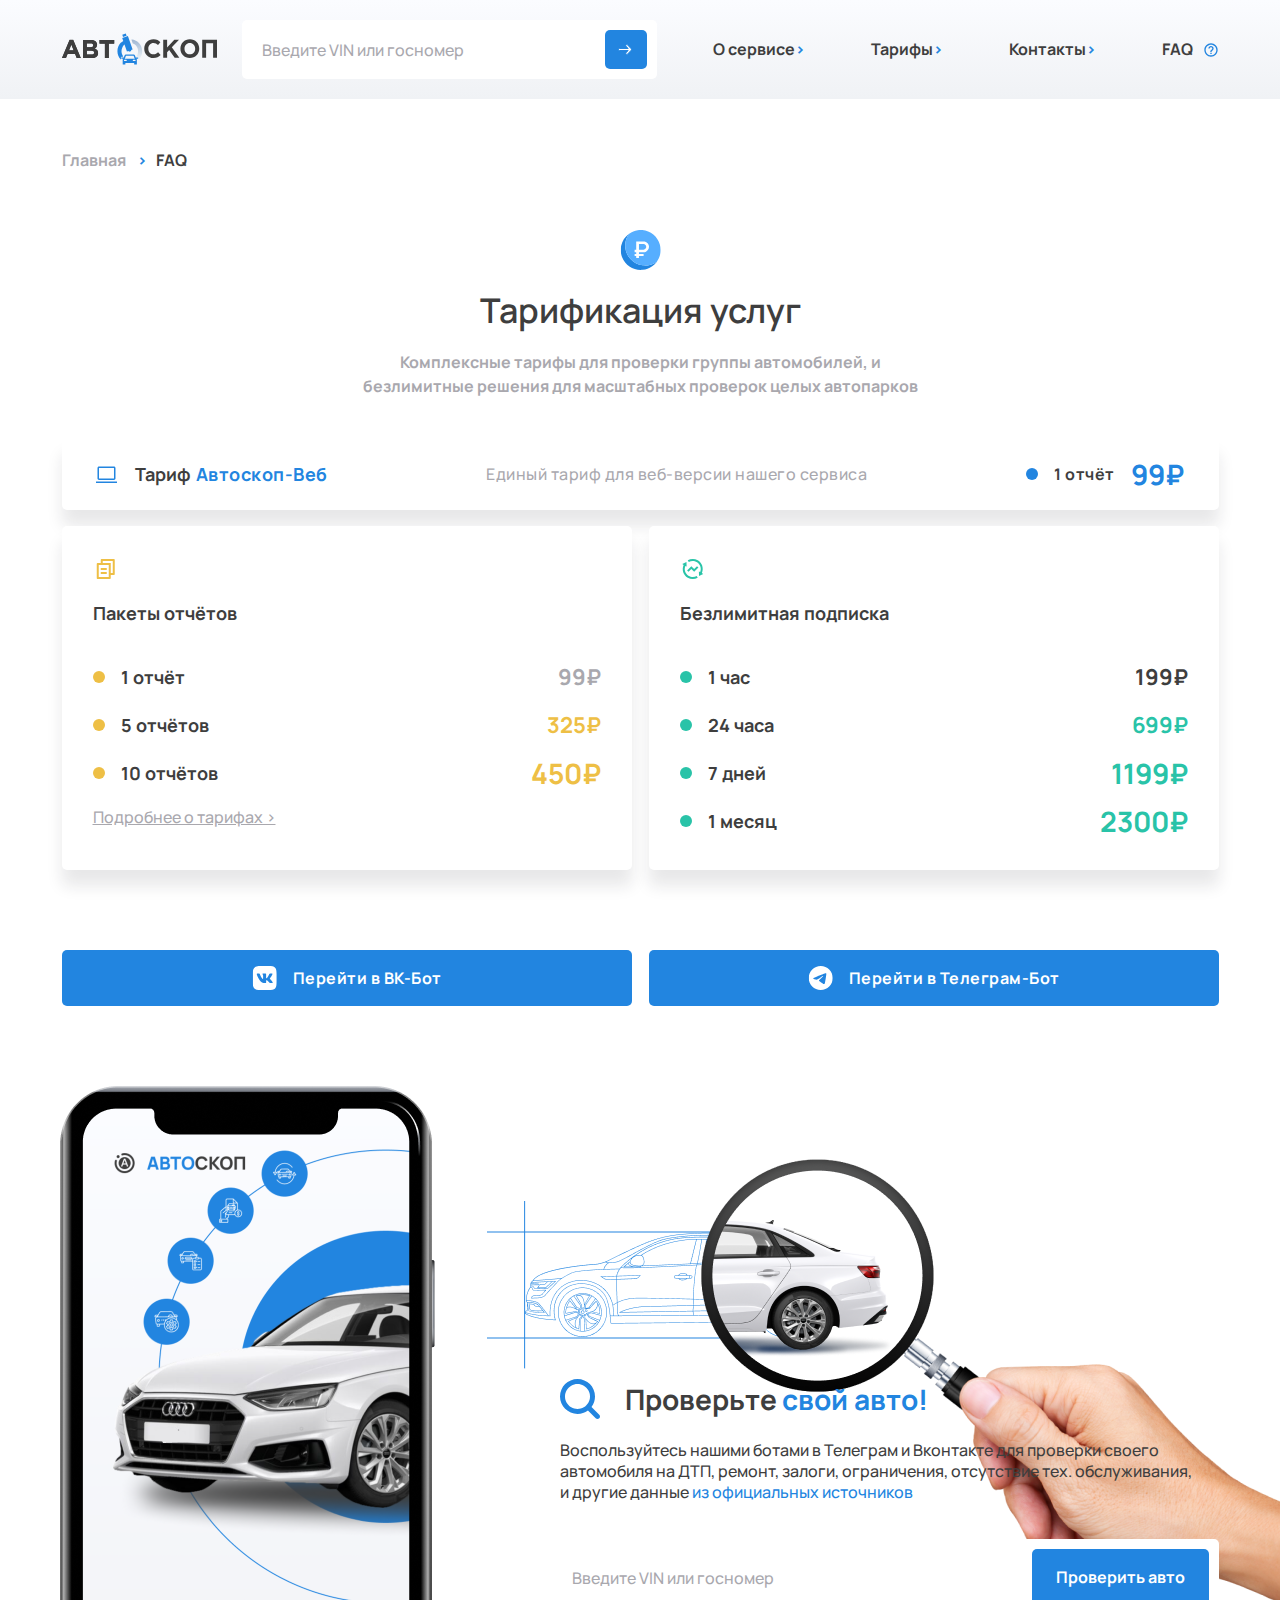
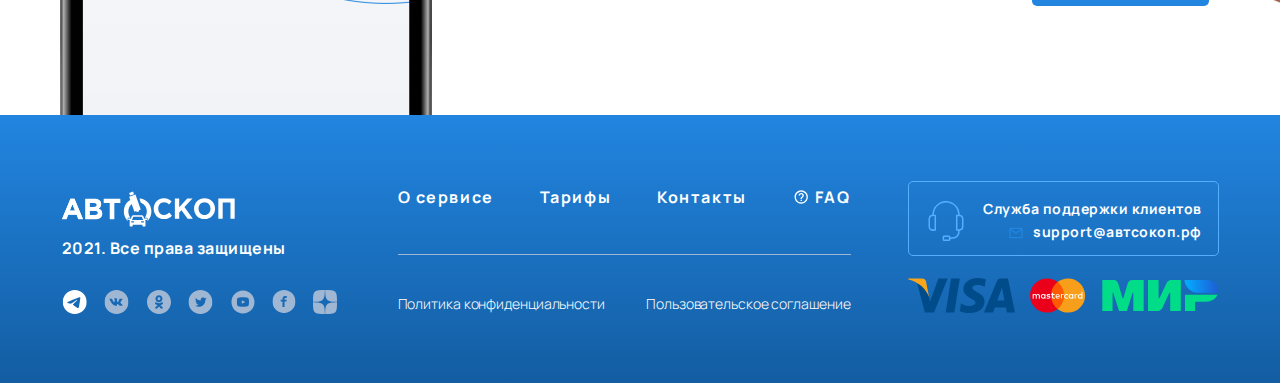
<file: tarifs/index.html>
<!DOCTYPE html>
<html lang="ru">
<head>
    <meta charset="UTF-8">
    <meta http-equiv="X-UA-Compatible" content="IE=edge">
    <meta name="viewport" content="width=device-width, initial-scale=1.0">
    <title>Автоскоп.рф_от 12.20212</title>
    <link href="https://fonts.googleapis.com/css?family=Manrope:300,400,500,600,700" rel="stylesheet" />
    <link rel="stylesheet" href="style/style.css">
    <link rel="stylesheet" href="../style/main.css">
</head>
<body>
    <header class="header">
        <div class="container">
            <div class="main-header">
                <div class="header-logo">
                    <img src="./img/logo.svg" alt="">
                </div>
                <div class="main-subtitle__page">
                    <input type="text" class="main-subtitle__page-input" id="input" placeholder="Введите VIN или госномер">
                    <a href="#" class="btn btn_mobile"><img src="./img/arrow_right.svg" alt=""></a>
                </div>
                <ul class="header-navigation__items">
                    <div class="hamburger-menu">
                    <input id="menu__toggle" type="checkbox">
                    <label class="menu__btn" for="menu__toggle">
                        <span></span>
                    </label>
                    <ul class="menu__box">
                        <input id="menu__toggle" type="checkbox">
                        <label class="menu__btn" for="menu__toggle">
                            <span></span>
                        </label>
                        <li><a class="menu__item" href="../about/index.html">О сервисе <span>></span></a></li>
                        <li><a class="menu__item" href="index.html">Тарифы <span>></span></a></li>
                        <li><a class="menu__item" href="#">FAQ <img src="./img/help__icon.svg" alt=""></a></li>
                        <a href="#" class="header-btn-media btn-primary">Где я могу <span>найти VIN? ></span></a>
                    </ul>
                  </div>
                    <li class="header-navigation__item"><a href="../about/index.html" class="header-navigation__link">О сервисе <span>></span></a></li>
                    <li class="header-navigation__item"><a href="index.html" class="header-navigation__link">Тарифы <span>></span></a></li>
                    <li class="header-navigation__item"><a href="../contacts/index.html" class="header-navigation__link">Контакты <span>></span></a></li>
                    <li class="header-navigation__item" id="last-blog"><a href="#" class="header-navigation__link">FAQ <img src="./img/help__icon.svg" alt=""></a></li>
                </ul>
            </div>
        </div>
    </header>
    <a href="./../index.html" class="menu-item"><span>Главная</span><span class="blue">></span>FAQ</a>
    <section class="tarifs-section">
        <div class="container">
            <div class="tarifs__image">
                <img src="./img/ruble.svg" alt="">
            </div>
            <h1 class="tarifs__title">Тарификация услуг</h1>
            <p class="tarifs__subtitle">Комплексные тарифы для проверки группы автомобилей, и безлимитные решения для масштабных проверок целых автопарков</p>
            <div class="main-tarifs">
                <h3 class="main-tarifs__title"><div><img src="./img/carbon_laptop.svg" alt=""></div> Тариф <span>Автоскоп-Веб</span></h3>
                <h3 class="main-tarifs_center-item">Единый тариф для веб-версии нашего сервиса</h3>
                <div class="main-tarifs__price">
                    <div class="main-tarifs__price-info">
                        <div class="dot"></div>
                        <h3 class="main-taifs__price-title">1 отчёт</h3>
                    </div>
                    <h2 class="tarifs__price">99₽ </h2>
                </div>
            </div>
            <div class="lower-status__info-main-blog">
                <div class="lower-staus__info-blog">
                    <img src="./img/message__icon.svg" alt="" class="lower-status__info-blog-icon">
                    <h3 class="lower-staus__info-blog-title">Пакеты отчётов</h3>
                    <div class="status">
                        <div class="price-blog">
                            <div class="dot"></div>
                            <h3 class="status__title">1 отчёт</h3>
                        </div>
                        <h3 class="status__price">99₽ </h3>
                    </div>
                    <div class="status">
                        <div class="price-blog">
                            <div class="dot"></div>
                            <h3 class="status__title">5 отчётов</h3>
                        </div>
                        <h3 class="status__price yellow">325₽ </h3>
                    </div>
                    <div class="status">
                        <div class="price-blog">
                            <div class="dot"></div>
                            <h3 class="status__title">10 отчётов</h3>
                        </div>
                        <h3 class="status__price yellow big__price">450₽ </h3>
                    </div>
                    <a href="#" class="status__link">Подробнее о тарифах ></a>
                </div>
                <div class="lower-staus__info-blog">
                    <img src="./img/update__icon.svg" alt="" class="lower-status__info-blog-icon">
                    <h3 class="lower-staus__info-blog-title">Безлимитная подписка</h3>
                    <div class="status">
                        <div class="price-blog">
                            <div class="dot-blue"></div>
                            <h3 class="status__title">1 час</h3>
                        </div>
                        <h3 class="status__price black">199₽ </h3>
                    </div>
                    <div class="status">
                        <div class="price-blog">
                            <div class="dot-blue"></div>
                            <h3 class="status__title">24 часа </h3>
                        </div>
                        <h3 class="status__price green">699₽ </h3>
                    </div>
                    <div class="status">
                        <div class="price-blog">
                            <div class="dot-blue"></div>
                            <h3 class="status__title">7 дней </h3>
                        </div>
                        <h3 class="status__price green big__price">1199₽ </h3>
                    </div>
                    <div class="status" id="last-blog">
                        <div class="price-blog">
                            <div class="dot-blue"></div>
                            <h3 class="status__title">1 месяц </h3>
                        </div>
                        <h3 class="status__price green big__price">2300₽ </h3>
                    </div>
                </div>
            </div>
            <div class="status__btn-blog">
                <a href="#" class="status__btn"><img src="./img/vk__icon.svg" alt=""> Перейти в ВК-Бот</a>
                <a href="https://t.me/elnuranvarbek" class="status__btn"><img src="./img/telegram__icon.svg" alt=""> Перейти в Телеграм-Бот</a>
            </div>
        </div>
    </section>
    <section class="autoscope-section">
        <div class="container">
            <div class="main-autoscope">
                <div class="autoscope-image">
                    <img src="./img/mobile.png" alt="Наш бот">
                </div>
                <div class="autoscope-info">
                    <div class="autoscope__main-image">
                        <img src="./img/autoscope.png" alt="" class="autoscope-info__image">
                        <img src="./img/autoscope__mobile.png" alt="" class="autoscope-info__image-mobile">
                    </div>
                    <h1 class="autoscope-info__title"><img src="./img/search__icon.svg" alt=""> Проверьте <span>свой авто!</span></h1>
                    <p class="autoscope-info__subtitle">Воспользуйтесь нашими ботами в Телеграм и Вконтакте для проверки своего автомобиля на ДТП, ремонт, залоги, ограничения, отсутствие тех. обслуживания, и другие данные <span>из официальных источников</span></p>
                    <div class="main-subtitle__page">
                        <input type="text" class="main-subtitle__page-input" id="input" placeholder="Введите VIN или госномер">
                        <a href="#" class="btn btn_desktop">Проверить авто</a>
                        <a href="#" class="btn btn_mobile"><img src="./img/arrow_right.svg" alt=""></a>
                    </div>
                </div>
            </div>
        </div>
    </section>
    <footer class="footer">
        <div class="container">
            <div class="main-footer">
                <div class="footer-first__blog">
                    <img src="./img/Web_Logo_Car.svg" alt="Logo" class="footer-logo">
                    <h3 class="footer-blog__item">2021. Все права защищены</h3>
                    <div class="footer-blog__icons">
                        <a href="https://t.me/elnuranvarbek" class="footer-blog__icon"><img src="./img/telegram__icon.svg" alt=""></a>
                        <a href="#" class="footer-blog__icon"><img src="./img/entypo-social_vk-with-circle.svg" alt=""></a>
                        <a href="#" class="footer-blog__icon"><img src="./img/bx_bxl-ok-ru.svg" alt=""></a>
                        <a href="#" class="footer-blog__icon"><img src="./img/entypo-social_twitter-with-circle.svg" alt=""></a>
                        <a href="#" class="footer-blog__icon"><img src="./img/entypo-social_youtube-with-circle.svg" alt=""></a>
                        <a href="#" class="footer-blog__icon"><img src="./img/entypo-social_facebook-with-circle.svg" alt=""></a>
                        <a href="#" class="footer-blog__icon"><img src="./img/Yandex_Zen_logo_icon 1.svg" alt=""></a>
                    </div>
                </div>
                <div class="footer-second__blog">
                    <ul class="footer-navigation__items">
                        <li class="footer-navigation__item"><a href="../about/index.html" class="footer-navigation__link">О сервисе</a></li>
                        <li class="footer-navigation__item" id="last-blog"><a href="#" class="footer-navigation__link">Тарифы</a></li>
                        <li class="footer-navigation__item"><a href="../contacts/index.html" class="footer-navigation__link">Контакты</a></li>
                        <li class="footer-navigation__item" id="last-blog"><a href="#" class="footer-navigation__link"><img src="./img/question.svg" alt=""> FAQ</a></li>
                    </ul>
                    <div class="footer-second__blog-items">
                        <h4 class="footer-second__blog-item">Политика конфиденциальности</h4>
                        <h4 class="footer-second__blog-item" id="last-blog">Пользовательское соглашение</h4>
                    </div>
                </div>
                <div class="footer-third__blog">
                    <div class="footer-third__blog-support">
                        <img src="./img/bitsy.svg" alt="" class="footer-thirs__blog-support-image">
                        <div class="footer-third__blog-support-info">
                            <h3 class="footer-third__blog-support-info__title">Служба поддержки клиентов</h3>
                            <a href="https://mail.ru/support@автсокоп.рф" class="footer-third__blog-support-info__title"><img src="./img/ci_mail.svg" alt=""> support@автсокоп.рф</a>
                        </div>
                    </div>
                        <div class="footer-third__blog-logos">
                            <img src="./img/visa.svg" alt="VISA" class="footer-third__blog-logo">
                            <img src="./img/mastercard.svg" alt="mastercard" class="footer-third__blog-logo">
                            <img src="./img/mir.svg" alt="МИР" class="footer-third__blog-logo">
                        </div>
                </div>
            </div>
        </div>
    </footer>
</body>
</html>
</file>
<file: style/style.css>
.container {
  max-width: 1157px;
  margin: 0 auto;
}

.header {
  padding: 20px 0 0 0;
  background: -webkit-gradient(linear, left top, left bottom, from(#FBFCFF), to(#F0F2F5));
  background: linear-gradient(180deg, #FBFCFF 0%, #F0F2F5 100%);
}

.header .main-header {
  display: -webkit-box;
  display: -ms-flexbox;
  display: flex;
  -webkit-box-align: center;
      -ms-flex-align: center;
          align-items: center;
  -webkit-box-pack: justify;
      -ms-flex-pack: justify;
          justify-content: space-between;
}

.header .main-header .main-header__blog {
  display: -webkit-box;
  display: -ms-flexbox;
  display: flex;
  -webkit-box-align: center;
      -ms-flex-align: center;
          align-items: center;
}

.header .main-header .main-header__blog .header-navigation__items {
  display: -webkit-box;
  display: -ms-flexbox;
  display: flex;
  -webkit-box-align: center;
      -ms-flex-align: center;
          align-items: center;
  margin: 0 0 6px 138px;
}

.header .main-header .main-header__blog .header-navigation__items .hamburger-menu {
  display: none;
}

.header .main-header .main-header__blog .header-navigation__items .header-navigation__item {
  list-style: none;
  margin: 0 65px 0px 0;
}

.header .main-header .main-header__blog .header-navigation__items .header-navigation__item .header-navigation__link {
  font-weight: 700;
  font-size: 16px;
  line-height: 21px;
  text-decoration: none;
  display: -webkit-box;
  display: -ms-flexbox;
  display: flex;
  -webkit-box-align: center;
      -ms-flex-align: center;
          align-items: center;
  color: #3E3E3E;
}

.header .main-header .main-header__blog .header-navigation__items .header-navigation__item .header-navigation__link span {
  color: #2285E0;
}

.header .main-header .main-header__blog .header-navigation__items .header-navigation__item .header-navigation__link img {
  margin: 0 0 0 9.33px;
}

.header .main-header .header-btn {
  margin: 0 11px 11px 0;
}

.header .main-header .header-btn span {
  padding: 0;
  margin: 0 0 0 2px;
}

.subtitle-section {
  padding: 97px 0 170px 0;
  background: -webkit-gradient(linear, left top, left bottom, from(#FBFCFF), to(#F0F2F5));
  background: linear-gradient(180deg, #FBFCFF 0%, #F0F2F5 100%);
}

.subtitle-section .main-subtitle .main-subtitle-image__blog {
  text-align: center;
}

.subtitle-section .main-subtitle .main-subtitle__title {
  font-weight: 700;
  font-size: 48px;
  line-height: 64px;
  text-align: center;
  margin: 31px 0 0 0;
  color: #3E3E3E;
}

.subtitle-section .main-subtitle .main-subtitle__paragraph {
  max-width: 700px;
  margin: 22px auto 36px auto;
  font-weight: 500;
  font-size: 16px;
  line-height: 21px;
  text-align: center;
  color: #9FB7D3;
}

.subtitle-section .main-subtitle .main-subtitle__page {
  display: -webkit-box;
  display: -ms-flexbox;
  display: flex;
  -webkit-box-align: center;
      -ms-flex-align: center;
          align-items: center;
  -webkit-box-pack: justify;
      -ms-flex-pack: justify;
          justify-content: space-between;
  max-width: 766px;
  margin: 0 auto;
  background: #fff;
  border-radius: 5px;
  padding: 10px 10px 10px 20px;
}

.subtitle-section .main-subtitle .main-subtitle__page .main-subtitle__page-input {
  font-family: 'Manrope', sans-serif;
  width: 75%;
  height: 100%;
  font-weight: 500;
  font-size: 16px;
  line-height: 24px;
  outline: none;
  border: none;
  background-color: transparent;
  color: #A9A8AE;
}

.subtitle-section .main-subtitle .main-subtitle__page .main-subtitle__page-input::-webkit-input-placeholder {
  font-family: 'Manrope', sans-serif;
  font-weight: 500;
  font-size: 16px;
  line-height: 24px;
  color: #A9A8AE;
}

.subtitle-section .main-subtitle .main-subtitle__page .main-subtitle__page-input:-ms-input-placeholder {
  font-family: 'Manrope', sans-serif;
  font-weight: 500;
  font-size: 16px;
  line-height: 24px;
  color: #A9A8AE;
}

.subtitle-section .main-subtitle .main-subtitle__page .main-subtitle__page-input::-ms-input-placeholder {
  font-family: 'Manrope', sans-serif;
  font-weight: 500;
  font-size: 16px;
  line-height: 24px;
  color: #A9A8AE;
}

.subtitle-section .main-subtitle .main-subtitle__page .main-subtitle__page-input::placeholder {
  font-family: 'Manrope', sans-serif;
  font-weight: 500;
  font-size: 16px;
  line-height: 24px;
  color: #A9A8AE;
}

.subtitle-section .main-subtitle .main-subtitle__page .btn_mobile {
  display: none;
}

.subtitle-section .main-subtitle .main-subtitle__social-network {
  display: -webkit-box;
  display: -ms-flexbox;
  display: flex;
  -webkit-box-align: center;
      -ms-flex-align: center;
          align-items: center;
  -webkit-box-pack: justify;
      -ms-flex-pack: justify;
          justify-content: space-between;
  max-width: 766px;
  margin: 34px auto 0 auto;
}

.subtitle-section .main-subtitle .main-subtitle__social-network .main-subtitle__social-network-btn img {
  margin: 0 6px 0 0;
}

.subtitle-section .main-subtitle .main-subtitle__social-network .main-subtitle__social-network-btn span {
  margin: 0 0 0 3px;
}

.subtitle-section .main-subtitle .main-subtitle__social-network .main-subtitle__social-network__blog {
  display: -webkit-box;
  display: -ms-flexbox;
  display: flex;
  -webkit-box-align: center;
      -ms-flex-align: center;
          align-items: center;
  margin: -2px 10px 0 0;
}

.subtitle-section .main-subtitle .main-subtitle__social-network .main-subtitle__social-network__blog .main-subtitle__social-network__icon {
  display: -webkit-box;
  display: -ms-flexbox;
  display: flex;
  -webkit-box-align: center;
      -ms-flex-align: center;
          align-items: center;
  font-weight: 700;
  font-size: 16px;
  line-height: 21px;
  text-decoration: none;
  margin: 0 36px 0 0;
  color: #3E3E3E;
}

.subtitle-section .main-subtitle .main-subtitle__social-network .main-subtitle__social-network__blog .main-subtitle__social-network__icon img {
  margin: 0 10px 0 0;
}

.status-section {
  padding: 90px 0 94px 0;
}

.status-section .main-status {
  display: -webkit-box;
  display: -ms-flexbox;
  display: flex;
  -webkit-box-pack: justify;
      -ms-flex-pack: justify;
          justify-content: space-between;
}

.status-section .main-status .status-blog {
  width: 283px;
  text-align: center;
}

.status-section .main-status .status-blog .status-blog-image {
  position: absolute;
  margin: 0 0px 0 -80px;
  z-index: -1;
}

.status-section .main-status .status-blog .staus-blog__title {
  font-weight: 700;
  font-size: 34px;
  line-height: 46px;
  margin: 51px 0 92px 0;
}

.status-section .main-status .status-blog .status-blog__text {
  font-weight: 700;
  font-size: 18px;
  line-height: 24px;
  padding: 0 3px 0 0;
}

.status-section .lower-status {
  display: -webkit-box;
  display: -ms-flexbox;
  display: flex;
  -webkit-box-pack: justify;
      -ms-flex-pack: justify;
          justify-content: space-between;
  padding: 147px 0 0 0;
}

.status-section .lower-status .lower-status__info {
  max-width: 669px;
}

.status-section .lower-status .lower-status__info .lower-status__info-title {
  font-weight: 600;
  font-size: 34px;
  line-height: 48px;
}

.status-section .lower-status .lower-status__info .lower-status__info-subtitle {
  font-weight: 700;
  font-size: 16px;
  line-height: 24px;
  margin: 24px 41px 24px 0;
  color: #9FB7D3;
}

.status-section .lower-status .lower-status__info .lower-status__info-subtitle strong {
  font-weight: 900;
  color: #3E3E3E;
}

.status-section .lower-status .lower-status__info .lower-status__info-main-blog {
  display: -webkit-box;
  display: -ms-flexbox;
  display: flex;
  -webkit-box-pack: justify;
      -ms-flex-pack: justify;
          justify-content: space-between;
}

.status-section .lower-status .lower-status__info .lower-status__info-main-blog .lower-staus__info-blog {
  width: 326px;
  height: 344px;
  padding: 31px;
  background: #FFFFFF;
  -webkit-box-shadow: 0px 16px 16px rgba(31, 32, 38, 0.1);
          box-shadow: 0px 16px 16px rgba(31, 32, 38, 0.1);
  border-radius: 5px;
}

.status-section .lower-status .lower-status__info .lower-status__info-main-blog .lower-staus__info-blog .lower-staus__info-blog-title {
  font-weight: 700;
  font-size: 18px;
  line-height: 32px;
  margin: 11px 0 28px 0;
}

.status-section .lower-status .lower-status__info .lower-status__info-main-blog .lower-staus__info-blog .status {
  height: 40px;
  display: -webkit-box;
  display: -ms-flexbox;
  display: flex;
  -webkit-box-align: center;
      -ms-flex-align: center;
          align-items: center;
  -webkit-box-pack: justify;
      -ms-flex-pack: justify;
          justify-content: space-between;
  margin: 0 0 8px 0;
}

.status-section .lower-status .lower-status__info .lower-status__info-main-blog .lower-staus__info-blog .status .price-blog {
  display: -webkit-box;
  display: -ms-flexbox;
  display: flex;
  -webkit-box-align: center;
      -ms-flex-align: center;
          align-items: center;
}

.status-section .lower-status .lower-status__info .lower-status__info-main-blog .lower-staus__info-blog .status .price-blog .dot {
  width: 12px;
  height: 12px;
  border-radius: 50%;
  background: #EEBF45;
}

.status-section .lower-status .lower-status__info .lower-status__info-main-blog .lower-staus__info-blog .status .price-blog .dot-blue {
  width: 12px;
  height: 12px;
  border-radius: 50%;
  background: #29C3A8;
}

.status-section .lower-status .lower-status__info .lower-status__info-main-blog .lower-staus__info-blog .status .price-blog .status__title {
  font-weight: 700;
  font-size: 18px;
  line-height: 32px;
  margin: 0 0 0 16px;
}

.status-section .lower-status .lower-status__info .lower-status__info-main-blog .lower-staus__info-blog .status .status__price {
  font-weight: 700;
  font-size: 22px;
  line-height: 32px;
  color: #9FB7D3;
}

.status-section .lower-status .lower-status__info .lower-status__info-main-blog .lower-staus__info-blog .status .black {
  color: #3E3E3E;
}

.status-section .lower-status .lower-status__info .lower-status__info-main-blog .lower-staus__info-blog .status .yellow {
  color: #EEBF45;
}

.status-section .lower-status .lower-status__info .lower-status__info-main-blog .lower-staus__info-blog .status .green {
  color: #29C3A8;
}

.status-section .lower-status .lower-status__info .lower-status__info-main-blog .lower-staus__info-blog .status .big__price {
  font-weight: 700;
  font-size: 28px;
  line-height: 40px;
}

.status-section .lower-status .lower-status__info .lower-status__info-main-blog .lower-staus__info-blog .status__link {
  font-weight: 500;
  font-size: 16px;
  line-height: 32px;
  color: #9FB7D3;
}

.status-section .lower-status .lower-status__info .status__btn-blog {
  display: -webkit-box;
  display: -ms-flexbox;
  display: flex;
  -webkit-box-pack: justify;
      -ms-flex-pack: justify;
          justify-content: space-between;
  margin: 48px 0 0 0;
}

.status-section .lower-status .lower-status__info .status__btn-blog .status__btn {
  width: 326px;
  display: -webkit-box;
  display: -ms-flexbox;
  display: flex;
  -webkit-box-align: center;
      -ms-flex-align: center;
          align-items: center;
  -webkit-box-pack: center;
      -ms-flex-pack: center;
          justify-content: center;
  padding: 16px 0 16px 0;
  font-weight: 700;
  font-size: 16px;
  line-height: 24px;
  border-radius: 5px;
  background: #2285E0;
  text-decoration: none;
  color: #fff;
}

.status-section .lower-status .lower-status__info .status__btn-blog .status__btn img {
  margin: 0 16px 0 0;
}

.blog-section .blog-section__title {
  font-weight: 600;
  font-size: 34px;
  line-height: 48px;
  text-align: center;
}

.blog-section .blog-section__subtitle {
  max-width: 699px;
  margin: 24px auto 90px auto;
  font-weight: 700;
  font-size: 16px;
  line-height: 24px;
  text-align: center;
}

.blog-section .main-blog {
  display: -webkit-box;
  display: -ms-flexbox;
  display: flex;
  -webkit-box-align: center;
      -ms-flex-align: center;
          align-items: center;
  -ms-flex-wrap: wrap;
      flex-wrap: wrap;
  -webkit-box-pack: justify;
      -ms-flex-pack: justify;
          justify-content: space-between;
}

.blog-section .main-blog .blog {
  background: #F8FBFE;
  -webkit-box-shadow: 0px 16px 16px rgba(31, 32, 38, 0.1);
          box-shadow: 0px 16px 16px rgba(31, 32, 38, 0.1);
  border-radius: 5px;
  padding: 30px;
  margin: 0 0 24px 0;
}

.blog-section .main-blog .blog .blog-main {
  display: -webkit-box;
  display: -ms-flexbox;
  display: flex;
  -webkit-box-align: center;
      -ms-flex-align: center;
          align-items: center;
  -webkit-box-pack: justify;
      -ms-flex-pack: justify;
          justify-content: space-between;
}

.blog-section .main-blog .blog .blog-main .blog-main__comment {
  width: 250px;
  display: -webkit-box;
  display: -ms-flexbox;
  display: flex;
  -webkit-box-align: center;
      -ms-flex-align: center;
          align-items: center;
  padding: 25px 22px 25px 22px;
  background: #FFFFFF;
  -webkit-box-shadow: 0px 25px 16px rgba(44, 47, 61, 0.1);
          box-shadow: 0px 25px 16px rgba(44, 47, 61, 0.1);
  border-radius: 5px;
}

.blog-section .main-blog .blog .blog-main .blog-main__comment .blog-main__comments-title {
  font-weight: 700;
  font-size: 16px;
  line-height: 21px;
  margin: 0 0 0 16px;
}

.blog-section .main-blog .blog .blog__title {
  width: 180px;
  font-weight: 700;
  font-size: 28px;
  line-height: 40px;
  margin: 36px 0 24px 0;
}

.blog-section .main-blog .blog .blog__line {
  width: 53px;
  height: 1px;
  background: #A9A8AE;
  margin: 0 0 24px 0;
}

.blog-section .main-blog .blog .blog-info {
  font-weight: 700;
  font-size: 16px;
  line-height: 24px;
  padding: 10px 10px 10px 20px;
  background: #2285E0;
  -webkit-box-shadow: 0px 6px 10px rgba(44, 65, 84, 0.25);
          box-shadow: 0px 6px 10px rgba(44, 65, 84, 0.25);
  border-radius: 5px;
  color: #fff;
}

.blog-section .main-blog .first-blog {
  width: 470px;
}

.blog-section .main-blog .second-blog {
  width: 667px;
}

.blog-section .main-blog .third-blog {
  width: 665px;
}

.blog-section .main-blog .fourth-blog {
  width: 473px;
}

.blog-section .main-blog .line {
  width: 755px;
  height: 1px;
  background: #9FB7D3;
  margin: 34px 0 0 0;
}

.blog-section .main-blog .border-btn {
  padding: 10px;
  border-radius: 5px;
  border: 1px solid #9FB7D3;
  margin: 34px 0 0 0;
}

.blog-section .main-blog .border-btn .blog__btn {
  display: -webkit-box;
  display: -ms-flexbox;
  display: flex;
  width: 301px;
  -webkit-box-align: center;
      -ms-flex-align: center;
          align-items: center;
  text-decoration: none;
  font-weight: 700;
  font-size: 16px;
  line-height: 21px;
  padding: 16px 0px 16px 24px;
  -webkit-box-shadow: 0px 6px 10px rgba(44, 65, 84, 0.25);
          box-shadow: 0px 6px 10px rgba(44, 65, 84, 0.25);
  border-radius: 5px;
  color: #2285E0;
}

.blog-section .main-blog .border-btn .blog__btn img {
  margin: 0 10px 0 0;
}

.autoscope-section {
  padding: 282px 0 99px 0;
}

.autoscope-section .main-autoscope {
  display: -webkit-box;
  display: -ms-flexbox;
  display: flex;
  -webkit-box-pack: end;
      -ms-flex-pack: end;
          justify-content: flex-end;
}

.autoscope-section .main-autoscope .autoscope-image {
  position: absolute;
  z-index: -1;
}

.autoscope-section .main-autoscope .autoscope-image img {
  margin: -372px 537px 0 0;
  z-index: -1;
}

.autoscope-section .main-autoscope .autoscope-info {
  width: 659px;
  padding: 93px 0 0 0;
}

.autoscope-section .main-autoscope .autoscope-info .autoscope-info__image {
  position: absolute;
  right: 0;
  margin: -232px 0 0px 0;
  z-index: -1;
}

.autoscope-section .main-autoscope .autoscope-info .autoscope-info__image-mobile {
  display: none;
}

.autoscope-section .main-autoscope .autoscope-info .autoscope-info__title {
  display: -webkit-box;
  display: -ms-flexbox;
  display: flex;
  -webkit-box-align: center;
      -ms-flex-align: center;
          align-items: center;
  font-weight: 700;
  font-size: 28px;
  line-height: 38px;
}

.autoscope-section .main-autoscope .autoscope-info .autoscope-info__title img {
  margin: 0 24px 0 0;
}

.autoscope-section .main-autoscope .autoscope-info .autoscope-info__title span {
  margin: 0 0 0 5px;
}

.autoscope-section .main-autoscope .autoscope-info .autoscope-info__subtitle {
  font-weight: 500;
  font-size: 16px;
  line-height: 21px;
  margin: 21px 0 36px 0;
}

.autoscope-section .main-autoscope .autoscope-info .main-subtitle__page {
  display: -webkit-box;
  display: -ms-flexbox;
  display: flex;
  -webkit-box-align: center;
      -ms-flex-align: center;
          align-items: center;
  -webkit-box-pack: justify;
      -ms-flex-pack: justify;
          justify-content: space-between;
  max-width: 766px;
  margin: 0 auto;
  background: #fff;
  border-radius: 5px;
  padding: 10px 10px 10px 12px;
}

.autoscope-section .main-autoscope .autoscope-info .main-subtitle__page .main-subtitle__page-input {
  font-family: 'Manrope', sans-serif;
  width: 60%;
  height: 100%;
  font-weight: 500;
  font-size: 16px;
  line-height: 24px;
  outline: none;
  border: none;
  background-color: transparent;
  color: #A9A8AE;
}

.autoscope-section .main-autoscope .autoscope-info .main-subtitle__page .main-subtitle__page-input::-webkit-input-placeholder {
  font-family: 'Manrope', sans-serif;
  font-weight: 500;
  font-size: 16px;
  line-height: 24px;
  color: #A9A8AE;
}

.autoscope-section .main-autoscope .autoscope-info .main-subtitle__page .main-subtitle__page-input:-ms-input-placeholder {
  font-family: 'Manrope', sans-serif;
  font-weight: 500;
  font-size: 16px;
  line-height: 24px;
  color: #A9A8AE;
}

.autoscope-section .main-autoscope .autoscope-info .main-subtitle__page .main-subtitle__page-input::-ms-input-placeholder {
  font-family: 'Manrope', sans-serif;
  font-weight: 500;
  font-size: 16px;
  line-height: 24px;
  color: #A9A8AE;
}

.autoscope-section .main-autoscope .autoscope-info .main-subtitle__page .main-subtitle__page-input::placeholder {
  font-family: 'Manrope', sans-serif;
  font-weight: 500;
  font-size: 16px;
  line-height: 24px;
  color: #A9A8AE;
}

.autoscope-section .main-autoscope .autoscope-info .main-subtitle__page .btn {
  padding: 18px 24px;
}

.autoscope-section .main-autoscope .autoscope-info .main-subtitle__page .btn_mobile {
  display: none;
}

.footer {
  padding: 66px 0 64px 0;
  background: -webkit-gradient(linear, left top, left bottom, from(#2285E0), to(#135DA2));
  background: linear-gradient(180deg, #2285E0 0%, #135DA2 100%);
}

.footer .main-footer {
  display: -webkit-box;
  display: -ms-flexbox;
  display: flex;
  -webkit-box-pack: justify;
      -ms-flex-pack: justify;
          justify-content: space-between;
}

.footer .main-footer .footer-first__blog {
  width: 279px;
}

.footer .main-footer .footer-first__blog .footer-blog__item {
  font-weight: 700;
  font-size: 16px;
  line-height: 24px;
  margin: -6px 0 0 0;
  letter-spacing: 0.5px;
  color: #fff;
}

.footer .main-footer .footer-first__blog .footer-blog__icons {
  display: -webkit-box;
  display: -ms-flexbox;
  display: flex;
  -webkit-box-align: center;
      -ms-flex-align: center;
          align-items: center;
  margin: 30px 0 0 0;
}

.footer .main-footer .footer-first__blog .footer-blog__icons .footer-blog__icon {
  margin: 0 17px 0 0;
}

.footer .main-footer .footer-second__blog {
  width: 453px;
}

.footer .main-footer .footer-second__blog .footer-navigation__items {
  display: -webkit-box;
  display: -ms-flexbox;
  display: flex;
  -webkit-box-pack: justify;
      -ms-flex-pack: justify;
          justify-content: space-between;
  padding: 0 0 41px 0;
}

.footer .main-footer .footer-second__blog .footer-navigation__items .footer-navigation__item {
  list-style: none;
}

.footer .main-footer .footer-second__blog .footer-navigation__items .footer-navigation__item .footer-navigation__link {
  display: -webkit-box;
  display: -ms-flexbox;
  display: flex;
  -webkit-box-align: center;
      -ms-flex-align: center;
          align-items: center;
  text-decoration: none;
  font-weight: 700;
  font-size: 16px;
  line-height: 32px;
  letter-spacing: 1.6px;
  color: #fff;
}

.footer .main-footer .footer-second__blog .footer-navigation__items .footer-navigation__item .footer-navigation__link img {
  margin: 0 5px 0 0;
}

.footer .main-footer .footer-second__blog .footer-second__blog-items {
  display: -webkit-box;
  display: -ms-flexbox;
  display: flex;
  -webkit-box-pack: justify;
      -ms-flex-pack: justify;
          justify-content: space-between;
  padding: 39px 0 0 0;
  border-top: 1px solid #9FB7D3;
}

.footer .main-footer .footer-second__blog .footer-second__blog-items .footer-second__blog-item {
  font-weight: 300;
  font-size: 14px;
  line-height: 19px;
  letter-spacing: -0.1px;
  color: #fff;
}

.footer .main-footer .footer-third__blog {
  width: 311px;
}

.footer .main-footer .footer-third__blog-support {
  display: -webkit-box;
  display: -ms-flexbox;
  display: flex;
  -webkit-box-pack: justify;
      -ms-flex-pack: justify;
          justify-content: space-between;
  border: 1px solid #56AEFf;
  border-radius: 5px;
  padding: 15px 16px 10px 12px;
}

.footer .main-footer .footer-third__blog-support .footer-third__blog-support-info {
  text-align: right;
}

.footer .main-footer .footer-third__blog-support .footer-third__blog-support-info__title {
  display: -webkit-box;
  display: -ms-flexbox;
  display: flex;
  -webkit-box-align: center;
      -ms-flex-align: center;
          align-items: center;
  -webkit-box-pack: end;
      -ms-flex-pack: end;
          justify-content: flex-end;
  font-weight: 700;
  font-size: 14px;
  line-height: 23.2px;
  letter-spacing: 0.5px;
  text-decoration: none;
  color: #fff;
}

.footer .main-footer .footer-third__blog-support .footer-third__blog-support-info__title img {
  margin: 0 9px 0 0;
}

.footer .main-footer .footer-third__blog .footer-third__blog-logos {
  margin: 22px 0 0 0;
  display: -webkit-box;
  display: -ms-flexbox;
  display: flex;
  -webkit-box-pack: justify;
      -ms-flex-pack: justify;
          justify-content: space-between;
}

@media only screen and (max-width: 1000px) {
  .container {
    max-width: 272px;
    margin: 0 auto;
  }
  .header {
    padding: 12px 0 0 0;
  }
  .header .main-header .main-header__blog .header__logo img {
    width: 112px;
  }
  .header .main-header .main-header__blog .header-navigation__items .hamburger-menu {
    display: block;
  }
  .header .main-header .main-header__blog .header-navigation__items .header-navigation__item {
    display: none;
  }
  .header .main-header .header-btn {
    display: none;
  }
  .subtitle-section {
    padding: 28px 0 50px 0;
  }
  .subtitle-section .main-subtitle .main-subtitle-image__blog img {
    width: 100%;
  }
  .subtitle-section .main-subtitle .main-subtitle__title {
    font-weight: 700;
    font-size: 24px;
    line-height: 33px;
    margin: 20px auto 0 auto;
    max-width: 225px;
  }
  .subtitle-section .main-subtitle .main-subtitle__paragraph {
    font-weight: 500;
    font-size: 12px;
    line-height: 16px;
    margin: 18px auto 24px auto;
  }
  .subtitle-section .main-subtitle .main-subtitle__page {
    padding: 9px 6px 10px 17px;
  }
  .subtitle-section .main-subtitle .main-subtitle__page .main-subtitle__page-input {
    width: 80%;
    font-weight: 500;
    font-size: 12px;
    line-height: 16px;
  }
  .subtitle-section .main-subtitle .main-subtitle__page .main-subtitle__page-input::-webkit-input-placeholder {
    font-weight: 500;
    font-size: 12px;
    line-height: 16px;
  }
  .subtitle-section .main-subtitle .main-subtitle__page .main-subtitle__page-input:-ms-input-placeholder {
    font-weight: 500;
    font-size: 12px;
    line-height: 16px;
  }
  .subtitle-section .main-subtitle .main-subtitle__page .main-subtitle__page-input::-ms-input-placeholder {
    font-weight: 500;
    font-size: 12px;
    line-height: 16px;
  }
  .subtitle-section .main-subtitle .main-subtitle__page .main-subtitle__page-input::placeholder {
    font-weight: 500;
    font-size: 12px;
    line-height: 16px;
  }
  .subtitle-section .main-subtitle .main-subtitle__page .btn_desktop {
    display: none;
  }
  .subtitle-section .main-subtitle .main-subtitle__page .btn_mobile {
    display: block;
    padding: 9px 13px 10px 13px;
  }
  .subtitle-section .main-subtitle .main-subtitle__social-network {
    margin: 26px auto 0 auto;
  }
  .subtitle-section .main-subtitle .main-subtitle__social-network .main-subtitle__social-network-btn {
    width: 139px;
    display: -webkit-box;
    display: -ms-flexbox;
    display: flex;
    -ms-flex-wrap: wrap;
        flex-wrap: wrap;
    -webkit-box-align: center;
        -ms-flex-align: center;
            align-items: center;
    font-weight: 700;
    font-size: 12px;
    line-height: 16px;
  }
  .subtitle-section .main-subtitle .main-subtitle__social-network .main-subtitle__social-network-btn img {
    margin: 0 6px -14px 5px;
  }
  .subtitle-section .main-subtitle .main-subtitle__social-network .main-subtitle__social-network-btn span {
    margin: 0 0 0 37px;
  }
  .subtitle-section .main-subtitle .main-subtitle__social-network .main-subtitle__social-network__blog {
    margin: 6px 5px 0 0;
  }
  .subtitle-section .main-subtitle .main-subtitle__social-network .main-subtitle__social-network__blog .main-subtitle__social-network__icon {
    margin: 0 20px 0 0;
  }
  .subtitle-section .main-subtitle .main-subtitle__social-network .main-subtitle__social-network__blog .main-subtitle__social-network__icon img {
    margin: 0;
  }
  .subtitle-section .main-subtitle .main-subtitle__social-network .main-subtitle__social-network__blog .main-subtitle__social-network__icon div {
    display: none;
  }
  .status-section {
    padding: 60px 0 28px 0;
  }
  .status-section .main-status {
    display: -webkit-box;
    display: -ms-flexbox;
    display: flex;
    -ms-flex-wrap: wrap;
        flex-wrap: wrap;
    -webkit-box-pack: start;
        -ms-flex-pack: start;
            justify-content: flex-start;
  }
  .status-section .main-status .status-blog {
    width: 131px;
    margin: 0 10px 23px 0;
  }
  .status-section .main-status .status-blog .status-blog-image {
    width: 100px;
    margin: 0 0 0 -53px;
  }
  .status-section .main-status .status-blog .staus-blog__title {
    font-weight: 700;
    font-size: 20px;
    line-height: 30px;
    margin: 35px 0 49px 0;
  }
  .status-section .main-status .status-blog .status-blog__text {
    font-weight: 700;
    font-size: 12px;
    line-height: 16px;
    padding: 0 9px 0 9px;
  }
  .status-section .lower-status {
    padding: 273px 0 0 0;
    display: block;
  }
  .status-section .lower-status .lower-status__info .lower-status__info-title {
    font-weight: 700;
    font-size: 18px;
    line-height: 32px;
    letter-spacing: 0.5px;
    text-align: center;
  }
  .status-section .lower-status .lower-status__info .lower-status__info-subtitle {
    font-weight: 700;
    font-size: 11px;
    line-height: 24px;
    text-align: center;
    margin: 8px 0 10px 0;
  }
  .status-section .lower-status .lower-status__info .lower-status__info-subtitle strong {
    display: none;
  }
  .status-section .lower-status .lower-status__info .lower-status__info-main-blog {
    display: block;
  }
  .status-section .lower-status .lower-status__info .lower-status__info-main-blog .lower-staus__info-blog {
    padding: 24px 22px 24px 20px;
    height: 311px;
    width: 100%;
    text-align: center;
    margin: 0 0 24px 0;
  }
  .status-section .lower-status .lower-status__info .lower-status__info-main-blog .lower-staus__info-blog .lower-staus__info-blog-title {
    font-weight: 700;
    font-size: 16px;
    line-height: 32px;
    margin: 11px 0 32px 0;
  }
  .status-section .lower-status .lower-status__info .lower-status__info-main-blog .lower-staus__info-blog .status {
    height: 32px;
  }
  .status-section .lower-status .lower-status__info .lower-status__info-main-blog .lower-staus__info-blog .status .price-blog .status__title {
    font-weight: 700;
    font-size: 14px;
    line-height: 32px;
    margin: 0 0 0 8px;
  }
  .status-section .lower-status .lower-status__info .lower-status__info-main-blog .lower-staus__info-blog .status .price-blog .big__price {
    font-weight: 700;
    font-size: 22px;
    line-height: 32px;
  }
  .status-section .lower-status .lower-status__info .lower-status__info-main-blog .lower-staus__info-blog .status__link {
    font-weight: 500;
    font-size: 14px;
    line-height: 32px;
  }
  .status-section .lower-status .lower-status__info .status__btn-blog {
    display: block;
  }
  .status-section .lower-status .lower-status__info .status__btn-blog .status__btn {
    width: 100%;
    font-weight: 700;
    font-size: 14px;
    line-height: 19px;
    letter-spacing: 0.5px;
    margin: 0 0 24px 0;
  }
  .status-section .lower-status .lower-status__image {
    width: 66%;
    position: absolute;
    display: block;
    text-align: center;
    top: 1075px;
  }
  .status-section .lower-status .lower-status__image img {
    width: 117px;
  }
  .blog-section .blog-section__title {
    font-weight: 700;
    font-size: 26px;
    line-height: 32px;
    letter-spacing: 0px;
    text-transform: uppercase;
  }
  .blog-section .blog-section__subtitle {
    font-weight: 500;
    font-size: 12px;
    line-height: 17px;
    letter-spacing: 0.4px;
    text-align: center;
    margin: 15px auto 60px auto;
  }
  .blog-section .main-blog {
    display: block;
  }
  .blog-section .main-blog .blog {
    width: 100%;
    padding: 24px 21px 24px 20px;
    margin: 0 0 29px 0;
  }
  .blog-section .main-blog .blog .blog-main .blog__img {
    width: 60px;
  }
  .blog-section .main-blog .blog .blog-main .blog-main__comment {
    width: 155px;
    display: -webkit-box;
    display: -ms-flexbox;
    display: flex;
    padding: 16px 6px 18px 9px;
  }
  .blog-section .main-blog .blog .blog-main .blog-main__comment .blog-main__comments-title {
    font-weight: 700;
    font-size: 12px;
    line-height: 16px;
    margin: 0 0 0 16px;
  }
  .blog-section .main-blog .blog .blog__title {
    width: 100%;
    font-weight: 700;
    font-size: 22px;
    line-height: 30px;
    margin: 16px 0 16px;
  }
  .blog-section .main-blog .blog .blog__line {
    margin: 0 0 16px 0;
  }
  .blog-section .main-blog .blog .blog-info {
    font-weight: 500;
    font-size: 12px;
    line-height: 16px;
    padding: 10px 10px 10px 20px;
  }
  .blog-section .main-blog .line {
    display: none;
  }
  .blog-section .main-blog .border-btn {
    margin: 25px 0 0 0;
  }
  .blog-section .main-blog .border-btn .blog__btn {
    width: 100%;
    font-weight: 700;
    font-size: 12px;
    line-height: 16px;
  }
  .blog-section .main-blog .border-btn .blog__btn img {
    margin: 0 11px 0 0;
  }
  .autoscope-section {
    padding: 185px 0 497px 0;
  }
  .autoscope-section .main-autoscope .autoscope-image {
    visibility: visible;
    overflow: hidden;
  }
  .autoscope-section .main-autoscope .autoscope-image img {
    width: 650px;
    margin: 128px -189px 0 0;
  }
  .autoscope-section .main-autoscope .autoscope-info {
    width: 100%;
    padding: 0;
  }
  .autoscope-section .main-autoscope .autoscope-info .autoscope__main-image {
    width: 100%;
    height: 301px;
    position: absolute;
    text-align: right;
    margin: -164px 0 0 0;
    right: 0;
  }
  .autoscope-section .main-autoscope .autoscope-info .autoscope__main-image .autoscope-info__image {
    display: none;
  }
  .autoscope-section .main-autoscope .autoscope-info .autoscope__main-image .autoscope-info__image-mobile {
    display: inline-block;
  }
  .autoscope-section .main-autoscope .autoscope-info .autoscope-info__title {
    font-weight: 700;
    font-size: 18px;
    line-height: 24px;
  }
  .autoscope-section .main-autoscope .autoscope-info .autoscope-info__title img {
    margin: 0 20px 0 0;
  }
  .autoscope-section .main-autoscope .autoscope-info .autoscope-info__subtitle {
    font-weight: 500;
    font-size: 12px;
    line-height: 16px;
    text-align: center;
    margin: 19px 0 16px 0;
  }
  .autoscope-section .main-autoscope .autoscope-info .main-subtitle__page {
    padding: 9px 15px 10px 7px;
  }
  .autoscope-section .main-autoscope .autoscope-info .main-subtitle__page .main-subtitle__page-input {
    width: 80%;
    font-weight: 500;
    font-size: 12px;
    line-height: 16px;
    margin: 1px 0 0 0;
  }
  .autoscope-section .main-autoscope .autoscope-info .main-subtitle__page .main-subtitle__page-input::-webkit-input-placeholder {
    font-weight: 500;
    font-size: 12px;
    line-height: 16px;
  }
  .autoscope-section .main-autoscope .autoscope-info .main-subtitle__page .main-subtitle__page-input:-ms-input-placeholder {
    font-weight: 500;
    font-size: 12px;
    line-height: 16px;
  }
  .autoscope-section .main-autoscope .autoscope-info .main-subtitle__page .main-subtitle__page-input::-ms-input-placeholder {
    font-weight: 500;
    font-size: 12px;
    line-height: 16px;
  }
  .autoscope-section .main-autoscope .autoscope-info .main-subtitle__page .main-subtitle__page-input::placeholder {
    font-weight: 500;
    font-size: 12px;
    line-height: 16px;
  }
  .autoscope-section .main-autoscope .autoscope-info .main-subtitle__page .btn_desktop {
    display: none;
  }
  .autoscope-section .main-autoscope .autoscope-info .main-subtitle__page .btn_mobile {
    display: block;
    padding: 9px 13px 10px 13px;
  }
  .footer {
    padding: 25px 0 64px 0;
  }
  .footer .main-footer {
    display: block;
  }
  .footer .main-footer .footer-first__blog {
    width: 100%;
  }
  .footer .main-footer .footer-first__blog .footer-logo {
    width: 123px;
  }
  .footer .main-footer .footer-first__blog .footer-blog__item {
    font-weight: 700;
    font-size: 12px;
    line-height: 16px;
    margin: -4px 0 0 0;
  }
  .footer .main-footer .footer-first__blog .footer-blog__icons {
    margin: 24px 0 0 0;
  }
  .footer .main-footer .footer-second__blog {
    width: 100%;
    display: block;
    margin: 20px 0 22px 0;
  }
  .footer .main-footer .footer-second__blog .footer-navigation__items {
    width: 161px;
    display: -webkit-box;
    display: -ms-flexbox;
    display: flex;
    -ms-flex-wrap: wrap;
        flex-wrap: wrap;
    -webkit-box-pack: justify;
        -ms-flex-pack: justify;
            justify-content: space-between;
    padding: 0 0 0px 0;
  }
  .footer .main-footer .footer-second__blog .footer-navigation__items .footer-navigation__item {
    margin: 0 0 24px 0;
  }
  .footer .main-footer .footer-second__blog .footer-navigation__items .footer-navigation__item .footer-navigation__link {
    font-weight: 700;
    font-size: 12px;
    line-height: 16px;
    letter-spacing: 0.1px;
  }
  .footer .main-footer .footer-second__blog .footer-second__blog-items {
    display: block;
    margin: 24px 0 0 0;
  }
  .footer .main-footer .footer-second__blog .footer-second__blog-items .footer-second__blog-item {
    font-weight: 300;
    font-size: 12px;
    line-height: 16px;
    margin: 0 0 16px 0;
  }
  .footer .main-footer .footer-third__blog {
    width: 100%;
  }
  .footer .main-footer .footer-third__blog .footer-third__blog-support {
    width: 100%;
    padding: 15px 9px 10px 9px;
  }
  .footer .main-footer .footer-third__blog .footer-third__blog-support .footer-third__blog-support-info .footer-third__blog-support-info__title {
    font-weight: 700;
    font-size: 12px;
    line-height: 24px;
  }
  .footer .main-footer .footer-third__blog .footer-third__blog-logos {
    margin: 29px 0 0 0;
  }
  .footer .main-footer .footer-third__blog .footer-third__blog-logos .footer-third__blog-logo {
    height: 31px;
  }
}
/*# sourceMappingURL=style.css.map */
</file>
<file: style/main.css>
body {
    font-family: 'Manrope', sans-serif;
    color: #3E3E3E;
}

* {
    padding: 0;
    margin: 0;
    box-sizing: border-box;
}

#last-blog {
    margin: 0;
}

.btn {
    font-weight: 700;
    font-size: 16px;
    line-height: 21px;
    border-radius: 5px;
    text-decoration: none;
    padding: 16px 24px 16px 24px;
    background: #2285E0;
    color: #fff;
}


.btn-primary {
    font-weight: 700;
    font-size: 14px;
    line-height: 19px;
    text-decoration: none;
    display: flex;
    align-items: center;
    cursor: pointer;
    color: #3E3E3E;
}

span {
    color: #2285E0;
}

#desktop {
    top: 0;
    left: 0;
    position: fixed;
}

/* hamber menu */

.hamburger-menu {
    display: flex;
    align-items: center;
}

#menu__toggle {
    opacity: 0;
    display: none;
}
  
#menu__toggle:checked ~ .menu__btn > span {
    transform: rotate(45deg);
    border-radius: 5px;
}

#menu__toggle:checked ~ .menu__btn > span::before {
    top: 0;
    transform: rotate(0);
}

#menu__toggle:checked ~ .menu__btn > span::after {
    top: 0;
    transform: rotate(90deg);
    background-color: #2285E0;
    border-radius: 5px;
}

#menu__toggle:checked ~ .menu__box {
    visibility: visible;
    right: 0;
}
  
.menu__btn {
    display: flex;
    align-items: center;
    position: relative;
    width: 26px;
    height: 26px;  
    cursor: pointer;
    z-index: 1;
}
  
.menu__btn > span {
    display: block;
    position: absolute;
    width: 9px;
    height: 3px;  
    background-color: #9FB7D3;  
    transition-duration: .25s;
}

.menu__btn > span::after {
    display: block;
    position: absolute;  
    width: 19px;
    height: 3px;  
    background-color: #9FB7D3;  
    transition-duration: .25s;
}

.menu__btn > span::before {
    display: block;
    position: absolute;  
    width: 19px;
    height: 3px;  
    background-color: #2285E0;  
    transition-duration: .25s;
}

.menu__btn > span::before {
    content: '';
    top: -6px;
}

.menu__btn > span::after {
    content: '';
    top: 6px;
}
  
.menu__box {
    display: block;
    position: fixed;
    visibility: hidden;
    top: 0;
    right: -100%;  
    width: 90%;
    height: 100%;
    margin: 0;
    padding: 80px 0;  
    list-style: none;  
    background-color: #ECEFF1;
    box-shadow: 1px 0px 6px rgba(0, 0, 0, .2);  
    transition-duration: 1s;
    z-index: 999;
}
  
.menu__item {
    display: block;
    padding: 12px 24px;
    font-weight: 700;
    font-size: 16px;
    line-height: 21px;
    text-decoration: none;  
    transition-duration: .25s;
    color: #3E3E3E;
}

.menu__item:hover {
    background-color: #CFD8DC;
}

.header-btn-media {
    padding: 12px 24px;
}

.popup {
    display: flex;
    align-items: center;
    justify-content: center;
    width: 100%;
    height: 100%;
    visibility: hidden;
    opacity: 0;
    left: 0;
    top: 0;
    overflow-y: auto;
    overflow-x: hidden;
    position: fixed;
    transition: all 0.5s ease 0s;
    background: rgba(0, 0, 0, 0.1)
}

.popup:target {
    visibility: visible;
    opacity: 1;
    z-index: 9999;
}

.popup__body {
    display: flex;
    align-items: center;
    justify-content: center;
    width: 100%;
    height: 100%;
    left: 0;
    top: 0;
}

.popup__content {
    width: 570px;
    position: relative;
    padding: 38px 38px 30px 36px;
    background: #F8FBFE;
    box-shadow: 0px 16px 16px rgba(31, 32, 38, 0.1);
    border-radius: 5px;
}

.popup__main {
    display: flex;
    align-items: center;
    justify-content: space-between;
}

.popup__title {
    font-weight: 700;
    font-size: 18px;
    line-height: 32px;
}

.close {
    font-weight: 700;
    font-size: 18px;
    text-decoration: none;
    color: #2285E0;
    cursor: pointer;
}

.main-popup {
    display: flex;
    justify-content: space-between;
    padding: 32px 0 0 0;
}

.popup__info {
    margin: 0 0 0 32px;
}

.popup__info-title {
    font-weight: 800;
    font-size: 16px;
    line-height: 24px;
    margin: 32px 0 16px 0;
    color: #000;
}

.popup__info-item {
    display: flex;
    align-items: center;
    font-weight: 500;
    font-size: 16px;
    line-height: 24px;
    margin: 0 0 16px 0;
    color: #000;
}

.popup__check-mark {
    margin: 0 16px 0 0;
}

@media only screen and (max-width: 1000px) {
    .popup__content {
        max-width: 282px;
        padding: 24px 24px 12px 14px;
    }

    .popup__title {
        width: 159px;
        font-weight: 700;
        font-size: 14px;
        line-height: 24px;
    }

    .main-popup {
        display: block;
    }

    .popup__image {
        text-align: center;
    }

    .popup__img {
        width: 82px;
        height: 183px;
    }

    .popup__info {
        margin: 32px 0 0 0;
    }

    .popup__info-item {
        font-size: 12px;
        line-height: 24px;
    }
}
</file>
<file: about/style/style.css>
.container {
  max-width: 1157px;
  margin: 0 auto;
}

.header {
  padding: 20px 0 20px 0;
  background: -webkit-gradient(linear, left top, left bottom, from(#FBFCFF), to(#F0F2F5));
  background: linear-gradient(180deg, #FBFCFF 0%, #F0F2F5 100%);
}

.header .main-header {
  display: -webkit-box;
  display: -ms-flexbox;
  display: flex;
  -webkit-box-align: center;
      -ms-flex-align: center;
          align-items: center;
  -webkit-box-pack: justify;
      -ms-flex-pack: justify;
          justify-content: space-between;
}

.header .main-header .header-logo {
  margin: 3px 0 0 0;
}

.header .main-header .header-navigation__items {
  width: 537px;
  display: -webkit-box;
  display: -ms-flexbox;
  display: flex;
  -webkit-box-align: center;
      -ms-flex-align: center;
          align-items: center;
  -webkit-box-pack: end;
      -ms-flex-pack: end;
          justify-content: flex-end;
  margin: 0;
}

.header .main-header .header-navigation__items .hamburger-menu {
  display: none;
}

.header .main-header .header-navigation__items .header-navigation__item {
  list-style: none;
  margin: 0 66px 0px 0;
}

.header .main-header .header-navigation__items .header-navigation__item .header-navigation__link {
  font-weight: 700;
  font-size: 16px;
  line-height: 21px;
  text-decoration: none;
  display: -webkit-box;
  display: -ms-flexbox;
  display: flex;
  -webkit-box-align: center;
      -ms-flex-align: center;
          align-items: center;
  color: #3E3E3E;
}

.header .main-header .header-navigation__items .header-navigation__item .header-navigation__link span {
  color: #2285E0;
}

.header .main-header .header-navigation__items .header-navigation__item .header-navigation__link img {
  margin: 0 0 0 9.33px;
}

.header .main-header .main-subtitle__page {
  display: -webkit-box;
  display: -ms-flexbox;
  display: flex;
  -webkit-box-align: center;
      -ms-flex-align: center;
          align-items: center;
  -webkit-box-pack: justify;
      -ms-flex-pack: justify;
          justify-content: space-between;
  width: 415px;
  background: #fff;
  border-radius: 5px;
  padding: 10px 10px 10px 20px;
}

.header .main-header .main-subtitle__page .main-subtitle__page-input {
  font-family: 'Manrope', sans-serif;
  width: 60%;
  height: 100%;
  font-weight: 500;
  font-size: 16px;
  line-height: 24px;
  outline: none;
  border: none;
  background-color: transparent;
  color: #A9A8AE;
}

.header .main-header .main-subtitle__page .main-subtitle__page-input::-webkit-input-placeholder {
  font-family: 'Manrope', sans-serif;
  font-weight: 500;
  font-size: 16px;
  line-height: 24px;
  color: #A9A8AE;
}

.header .main-header .main-subtitle__page .main-subtitle__page-input:-ms-input-placeholder {
  font-family: 'Manrope', sans-serif;
  font-weight: 500;
  font-size: 16px;
  line-height: 24px;
  color: #A9A8AE;
}

.header .main-header .main-subtitle__page .main-subtitle__page-input::-ms-input-placeholder {
  font-family: 'Manrope', sans-serif;
  font-weight: 500;
  font-size: 16px;
  line-height: 24px;
  color: #A9A8AE;
}

.header .main-header .main-subtitle__page .main-subtitle__page-input::placeholder {
  font-family: 'Manrope', sans-serif;
  font-weight: 500;
  font-size: 16px;
  line-height: 24px;
  color: #A9A8AE;
}

.header .main-header .main-subtitle__page .btn {
  padding: 9px 15px 9px 13px;
}

.menu-item {
  display: block;
  max-width: 1157px;
  margin: 53px auto 3px auto;
  font-weight: 700;
  font-size: 16px;
  text-decoration: none;
  line-height: 24px;
  letter-spacing: -1px;
  color: #3E3E3E;
}

.menu-item span {
  color: #A9A8AE;
}

.menu-item .blue {
  color: #2285E0;
  margin: 0 9px 0 7px;
}

.subtitle-section {
  padding: 74px 0 104px 0;
}

.subtitle-section .main-subtitle {
  display: -webkit-box;
  display: -ms-flexbox;
  display: flex;
}

.subtitle-section .main-subtitle .subtitle-section__image img {
  margin: 0 0 0 -16px;
}

.subtitle-section .main-subtitle .subtitle-section__info {
  padding: 55px 0 0 37px;
}

.subtitle-section .main-subtitle .subtitle-section__info .subtitle-section__info-title {
  font-weight: 600;
  font-size: 34px;
  line-height: 48px;
  margin: 0 0 24px 0;
}

.subtitle-section .main-subtitle .subtitle-section__info .subtitle-section__info-paragraph {
  font-weight: 700;
  font-size: 16px;
  line-height: 24px;
  color: #A9A8AE;
}

.about-me-section .main-about__me-image {
  text-align: center;
}

.about-me-section .about-me__title {
  max-width: 880px;
  margin: 25px auto 32px auto;
  font-weight: 700;
  font-size: 28px;
  line-height: 40px;
  letter-spacing: 0.6px;
  text-align: center;
}

.about-me-section .about-me__subtitle {
  font-weight: 400;
  font-size: 16px;
  line-height: 24px;
  text-align: center;
  max-width: 1012px;
  margin: 0 auto 24px auto;
  color: #000;
}

.main-about__me {
  width: 100%;
  display: -webkit-box;
  display: -ms-flexbox;
  display: flex;
  -webkit-box-align: center;
      -ms-flex-align: center;
          align-items: center;
  -webkit-box-pack: center;
      -ms-flex-pack: center;
          justify-content: center;
  padding: 48px 0 34px 0;
  margin: 76px 0 0 0;
  background: #F9FCFD;
  overflow-y: auto;
}

.main-about__me .main-about__me-img {
  margin: 0 19px 0 0;
}

.main-about__me .main-about__me-blog {
  max-width: 562px;
  display: -webkit-box;
  display: -ms-flexbox;
  display: flex;
  margin: 0 60px 0 0;
  -webkit-transition: all 0.5s ease 0s;
  transition: all 0.5s ease 0s;
}

.main-about__me .main-about__me-blog .blog-main__comment {
  width: 250px;
  display: -webkit-box;
  display: -ms-flexbox;
  display: flex;
  -webkit-box-align: center;
      -ms-flex-align: center;
          align-items: center;
  padding: 16px 24px 16px 24px;
  background: #FFFFFF;
  -webkit-box-shadow: 0px 25px 16px rgba(44, 47, 61, 0.1);
          box-shadow: 0px 25px 16px rgba(44, 47, 61, 0.1);
  border-radius: 5px;
  margin: 0 0 24px 0;
}

.main-about__me .main-about__me-blog .blog-main__comment .blog-main__comments-title {
  font-weight: 700;
  font-size: 16px;
  line-height: 21px;
  margin: 0 0 0 16px;
}

.main-about__me::-webkit-scrollbar {
  visibility: hidden;
}

.blog-section {
  padding: 77px 0 0 0;
}

.blog-section .main-image__blog {
  text-align: center;
}

.blog-section .blog-section__title {
  font-weight: 600;
  font-size: 28px;
  line-height: 40px;
  max-width: 800px;
  margin: 26px auto 66px auto;
  text-align: center;
}

.blog-section .main-blog {
  display: -webkit-box;
  display: -ms-flexbox;
  display: flex;
  -ms-flex-wrap: wrap;
      flex-wrap: wrap;
  -webkit-box-pack: justify;
      -ms-flex-pack: justify;
          justify-content: space-between;
  -webkit-transition: all 0.5s ease 0s;
  transition: all 0.5s ease 0s;
}

.blog-section .main-blog .blog {
  width: 375px;
  padding: 32px 32px 32px 32px;
  margin: 0 0 16px 0;
  background: #FFFFFF;
  -webkit-box-shadow: 0px 16px 16px rgba(31, 32, 38, 0.1);
          box-shadow: 0px 16px 16px rgba(31, 32, 38, 0.1);
  border-radius: 5px;
}

.blog-section .main-blog .blog .blog__image {
  display: inline-block;
  padding: 10px;
  background: #F8FBFE;
  border-radius: 5px;
}

.blog-section .main-blog .blog .blog__title {
  font-weight: 700;
  font-size: 18px;
  line-height: 32px;
  letter-spacing: 0.5px;
  margin: 16px 0 24px 0;
}

.blog-section .main-blog .blog .blog__subtitle {
  font-weight: 500;
  font-size: 14px;
  line-height: 24px;
  letter-spacing: 0.4px;
  color: #A9A8AE;
}

.blog-section .main-blog .active-blog {
  background: -webkit-gradient(linear, left top, left bottom, from(#2285E0), to(#135DA2));
  background: linear-gradient(180deg, #2285E0 0%, #135DA2 100%);
}

.blog-section .main-blog .active-blog .blog__image {
  background: #2285E0;
}

.blog-section .main-blog .active-blog .blog__title {
  color: #fff;
}

.blog-section .main-blog .active-blog .blog__subtitle {
  color: #fff;
}

.blog-section .main-blog .active-blog .blog__subtitle span {
  font-weight: 800;
  color: #fff;
}

.blog-section .lower-blog__title {
  font-weight: 600;
  font-size: 34px;
  line-height: 48px;
  text-align: center;
  margin: 67px 0 79px 0;
}

.blog-section .last-btn {
  display: -webkit-box;
  display: -ms-flexbox;
  display: flex;
  -webkit-box-align: center;
      -ms-flex-align: center;
          align-items: center;
  -webkit-box-pack: center;
      -ms-flex-pack: center;
          justify-content: center;
  font-weight: 700;
  font-size: 16px;
  line-height: 21px;
  text-decoration: none;
  border-radius: 5px;
  padding: 16px 0 16px 0;
  letter-spacing: 0.5px;
  background: #2285E0;
  color: #fff;
}

.blog-section .last-btn img {
  margin: 0 10px 0 0;
}

.autoscope-section {
  padding: 312px 0 103px 0;
}

.autoscope-section .main-autoscope {
  display: -webkit-box;
  display: -ms-flexbox;
  display: flex;
  -webkit-box-pack: end;
      -ms-flex-pack: end;
          justify-content: flex-end;
}

.autoscope-section .main-autoscope .autoscope-image {
  position: absolute;
  z-index: -1;
}

.autoscope-section .main-autoscope .autoscope-image img {
  margin: -372px 537px 0 0;
  z-index: -1;
}

.autoscope-section .main-autoscope .autoscope-info {
  width: 659px;
  padding: 91px 0 0 0;
}

.autoscope-section .main-autoscope .autoscope-info .autoscope-info__image {
  position: absolute;
  right: 0;
  margin: -232px 0 0px 0;
  z-index: -1;
}

.autoscope-section .main-autoscope .autoscope-info .autoscope-info__image-mobile {
  display: none;
}

.autoscope-section .main-autoscope .autoscope-info .autoscope-info__title {
  display: -webkit-box;
  display: -ms-flexbox;
  display: flex;
  -webkit-box-align: center;
      -ms-flex-align: center;
          align-items: center;
  font-weight: 700;
  font-size: 28px;
  line-height: 38px;
}

.autoscope-section .main-autoscope .autoscope-info .autoscope-info__title img {
  margin: 0 24px 0 0;
}

.autoscope-section .main-autoscope .autoscope-info .autoscope-info__title span {
  margin: 0 0 0 5px;
}

.autoscope-section .main-autoscope .autoscope-info .autoscope-info__subtitle {
  font-weight: 500;
  font-size: 16px;
  line-height: 21px;
  margin: 21px 20px 36px 0;
}

.autoscope-section .main-autoscope .autoscope-info .main-subtitle__page {
  display: -webkit-box;
  display: -ms-flexbox;
  display: flex;
  -webkit-box-align: center;
      -ms-flex-align: center;
          align-items: center;
  -webkit-box-pack: justify;
      -ms-flex-pack: justify;
          justify-content: space-between;
  max-width: 766px;
  margin: 0 auto;
  background: #fff;
  border-radius: 5px;
  padding: 10px 10px 10px 12px;
}

.autoscope-section .main-autoscope .autoscope-info .main-subtitle__page .main-subtitle__page-input {
  font-family: 'Manrope', sans-serif;
  width: 60%;
  height: 100%;
  font-weight: 500;
  font-size: 16px;
  line-height: 24px;
  outline: none;
  border: none;
  background-color: transparent;
  color: #A9A8AE;
}

.autoscope-section .main-autoscope .autoscope-info .main-subtitle__page .main-subtitle__page-input::-webkit-input-placeholder {
  font-family: 'Manrope', sans-serif;
  font-weight: 500;
  font-size: 16px;
  line-height: 24px;
  color: #A9A8AE;
}

.autoscope-section .main-autoscope .autoscope-info .main-subtitle__page .main-subtitle__page-input:-ms-input-placeholder {
  font-family: 'Manrope', sans-serif;
  font-weight: 500;
  font-size: 16px;
  line-height: 24px;
  color: #A9A8AE;
}

.autoscope-section .main-autoscope .autoscope-info .main-subtitle__page .main-subtitle__page-input::-ms-input-placeholder {
  font-family: 'Manrope', sans-serif;
  font-weight: 500;
  font-size: 16px;
  line-height: 24px;
  color: #A9A8AE;
}

.autoscope-section .main-autoscope .autoscope-info .main-subtitle__page .main-subtitle__page-input::placeholder {
  font-family: 'Manrope', sans-serif;
  font-weight: 500;
  font-size: 16px;
  line-height: 24px;
  color: #A9A8AE;
}

.autoscope-section .main-autoscope .autoscope-info .main-subtitle__page .btn {
  padding: 18px 24px;
}

.autoscope-section .main-autoscope .autoscope-info .main-subtitle__page .btn_mobile {
  display: none;
}

.footer {
  padding: 66px 0 64px 0;
  background: -webkit-gradient(linear, left top, left bottom, from(#2285E0), to(#135DA2));
  background: linear-gradient(180deg, #2285E0 0%, #135DA2 100%);
}

.footer .main-footer {
  display: -webkit-box;
  display: -ms-flexbox;
  display: flex;
  -webkit-box-pack: justify;
      -ms-flex-pack: justify;
          justify-content: space-between;
}

.footer .main-footer .footer-first__blog {
  width: 279px;
}

.footer .main-footer .footer-first__blog .footer-blog__item {
  font-weight: 700;
  font-size: 16px;
  line-height: 24px;
  margin: -6px 0 0 0;
  letter-spacing: 0.5px;
  color: #fff;
}

.footer .main-footer .footer-first__blog .footer-blog__icons {
  display: -webkit-box;
  display: -ms-flexbox;
  display: flex;
  -webkit-box-align: center;
      -ms-flex-align: center;
          align-items: center;
  margin: 30px 0 0 0;
}

.footer .main-footer .footer-first__blog .footer-blog__icons .footer-blog__icon {
  margin: 0 17px 0 0;
}

.footer .main-footer .footer-second__blog {
  width: 453px;
}

.footer .main-footer .footer-second__blog .footer-navigation__items {
  display: -webkit-box;
  display: -ms-flexbox;
  display: flex;
  -webkit-box-pack: justify;
      -ms-flex-pack: justify;
          justify-content: space-between;
  padding: 0 0 41px 0;
}

.footer .main-footer .footer-second__blog .footer-navigation__items .footer-navigation__item {
  list-style: none;
}

.footer .main-footer .footer-second__blog .footer-navigation__items .footer-navigation__item .footer-navigation__link {
  display: -webkit-box;
  display: -ms-flexbox;
  display: flex;
  -webkit-box-align: center;
      -ms-flex-align: center;
          align-items: center;
  text-decoration: none;
  font-weight: 700;
  font-size: 16px;
  line-height: 32px;
  letter-spacing: 1.6px;
  color: #fff;
}

.footer .main-footer .footer-second__blog .footer-navigation__items .footer-navigation__item .footer-navigation__link img {
  margin: 0 5px 0 0;
}

.footer .main-footer .footer-second__blog .footer-second__blog-items {
  display: -webkit-box;
  display: -ms-flexbox;
  display: flex;
  -webkit-box-pack: justify;
      -ms-flex-pack: justify;
          justify-content: space-between;
  padding: 39px 0 0 0;
  border-top: 1px solid #9FB7D3;
}

.footer .main-footer .footer-second__blog .footer-second__blog-items .footer-second__blog-item {
  font-weight: 300;
  font-size: 14px;
  line-height: 19px;
  letter-spacing: -0.1px;
  color: #fff;
}

.footer .main-footer .footer-third__blog {
  width: 311px;
}

.footer .main-footer .footer-third__blog-support {
  display: -webkit-box;
  display: -ms-flexbox;
  display: flex;
  -webkit-box-pack: justify;
      -ms-flex-pack: justify;
          justify-content: space-between;
  border: 1px solid #56AEFf;
  border-radius: 5px;
  padding: 15px 16px 10px 12px;
}

.footer .main-footer .footer-third__blog-support .footer-third__blog-support-info {
  text-align: right;
}

.footer .main-footer .footer-third__blog-support .footer-third__blog-support-info__title {
  display: -webkit-box;
  display: -ms-flexbox;
  display: flex;
  -webkit-box-align: center;
      -ms-flex-align: center;
          align-items: center;
  -webkit-box-pack: end;
      -ms-flex-pack: end;
          justify-content: flex-end;
  font-weight: 700;
  font-size: 14px;
  line-height: 23.2px;
  letter-spacing: 0.5px;
  text-decoration: none;
  color: #fff;
}

.footer .main-footer .footer-third__blog-support .footer-third__blog-support-info__title img {
  margin: 0 9px 0 0;
}

.footer .main-footer .footer-third__blog .footer-third__blog-logos {
  margin: 22px 0 0 0;
  display: -webkit-box;
  display: -ms-flexbox;
  display: flex;
  -webkit-box-pack: justify;
      -ms-flex-pack: justify;
          justify-content: space-between;
}

@media only screen and (max-width: 1000px) {
  .container {
    max-width: 272px;
    margin: 0 auto;
  }
  .header {
    padding: 9px 0 0 0;
  }
  .header .main-header .header-logo img {
    width: 112px;
  }
  .header .main-header .main-subtitle__page {
    display: none;
  }
  .header .main-header .header-navigation__items .hamburger-menu {
    display: block;
  }
  .header .main-header .header-navigation__items .header-navigation__item {
    display: none;
  }
  .menu-item {
    font-size: 12px;
    line-height: 16px;
    max-width: 279px;
    letter-spacing: 0;
    margin: 32px auto 48px auto;
  }
  .menu-item .blue {
    margin: 0 9px 0 11px;
  }
  .subtitle-section {
    padding: 0 0 64px 0;
  }
  .subtitle-section .main-subtitle {
    display: block;
  }
  .subtitle-section .main-subtitle .subtitle-section__image {
    width: 100%;
  }
  .subtitle-section .main-subtitle .subtitle-section__image img {
    width: 290px;
    margin: 0 0 0 -10px;
  }
  .subtitle-section .main-subtitle .subtitle-section__info {
    padding: 15px 0 0 0;
  }
  .subtitle-section .main-subtitle .subtitle-section__info .subtitle-section__info-title {
    font-size: 16px;
    line-height: 24px;
    text-align: center;
    letter-spacing: 0.5px;
    margin: 0 0 16px 0;
  }
  .subtitle-section .main-subtitle .subtitle-section__info .subtitle-section__info-paragraph {
    font-size: 12px;
    line-height: 16px;
    letter-spacing: 0.4px;
    text-align: center;
  }
  .about-me-section .main-about__me-image img {
    width: 32px;
    height: 40px;
  }
  .about-me-section .about-me__title {
    font-size: 14px;
    line-height: 24px;
    margin: 27px 0 33px 0;
  }
  .about-me-section .about-me__subtitle {
    font-size: 12px;
    line-height: 16px;
    letter-spacing: 0.4px;
    text-align: center;
    margin: 0 0 15px 0;
    color: #A9A8AE;
  }
  .main-about__me {
    margin: 24px 0 0px 0;
    padding: 28px 0 0px 0;
  }
  .main-about__me .main-about__me-blog {
    width: 361px;
  }
  .main-about__me .main-about__me-blog .main-about__me-img {
    width: 162px;
    height: 340px;
  }
  .main-about__me .main-about__me-blog .main-about__me-blog__info .blog-main__comment {
    width: 173px;
    display: -webkit-box;
    display: -ms-flexbox;
    display: flex;
    padding: 16px 16px 18px 16px;
  }
  .main-about__me .main-about__me-blog .main-about__me-blog__info .blog-main__comment img {
    width: 16px;
    height: 16px;
  }
  .main-about__me .main-about__me-blog .main-about__me-blog__info .blog-main__comment .blog-main__comments-title {
    font-weight: 700;
    font-size: 12px;
    line-height: 16px;
    margin: 0 0 0 8px;
  }
  .blog-section {
    padding: 19px 0 0 0;
  }
  .blog-section .main-image__blog img {
    width: 80px;
    height: 40px;
  }
  .blog-section .blog-section__title {
    font-size: 16px;
    line-height: 24px;
    letter-spacing: 0.1px;
    margin: 28px 0 40px 0;
  }
  .blog-section .main-blog {
    display: -webkit-box;
    display: -ms-flexbox;
    display: flex;
    -ms-flex-wrap: wrap;
        flex-wrap: wrap;
  }
  .blog-section .main-blog .blog {
    width: 100%;
    padding: 31px 30px 32px 15px;
    margin: 0 0 16px 0;
  }
  .blog-section .main-blog .blog .blog__image {
    padding: 10px;
  }
  .blog-section .main-blog .blog .blog__title {
    font-size: 16px;
    line-height: 24px;
    margin: 18px 0 25px 0;
  }
  .blog-section .main-blog .blog .first__blog-title {
    margin: 18px 0 17px 0;
  }
  .blog-section .main-blog .blog .blog__subtitle {
    font-size: 12px;
    line-height: 24px;
    letter-spacing: 0;
  }
  .blog-section .main-blog .lower-blog {
    height: 300px;
  }
  .blog-section .main-blog .active-blog {
    background: #fff;
  }
  .blog-section .main-blog .active-blog .blog__image {
    background: #F8FBFE;
  }
  .blog-section .main-blog .active-blog .blog__title {
    color: #3E3E3E;
  }
  .blog-section .main-blog .active-blog .blog__subtitle {
    color: #A9A8AE;
  }
  .blog-section .main-blog .active-blog .blog__subtitle span {
    color: #2285E0;
  }
  .blog-section .lower-blog__title {
    font-size: 16px;
    line-height: 24px;
    letter-spacing: 0.5px;
    margin: 45px 0 41px 0;
  }
  .autoscope-section {
    padding: 203px 0 497px 0;
  }
  .autoscope-section .main-autoscope .autoscope-image {
    visibility: visible;
    overflow: hidden;
  }
  .autoscope-section .main-autoscope .autoscope-image img {
    width: 650px;
    margin: 128px -189px 0 0;
  }
  .autoscope-section .main-autoscope .autoscope-info {
    width: 100%;
    padding: 0;
  }
  .autoscope-section .main-autoscope .autoscope-info .autoscope__main-image {
    width: 100%;
    height: 301px;
    position: absolute;
    text-align: right;
    margin: -164px 0 0 0;
    right: 0;
  }
  .autoscope-section .main-autoscope .autoscope-info .autoscope__main-image .autoscope-info__image {
    display: none;
  }
  .autoscope-section .main-autoscope .autoscope-info .autoscope__main-image .autoscope-info__image-mobile {
    display: inline-block;
  }
  .autoscope-section .main-autoscope .autoscope-info .autoscope-info__title {
    font-weight: 700;
    font-size: 18px;
    line-height: 24px;
  }
  .autoscope-section .main-autoscope .autoscope-info .autoscope-info__title img {
    margin: 0 20px 0 0;
  }
  .autoscope-section .main-autoscope .autoscope-info .autoscope-info__subtitle {
    font-weight: 500;
    font-size: 12px;
    line-height: 16px;
    text-align: center;
    margin: 19px 0 16px 0;
  }
  .autoscope-section .main-autoscope .autoscope-info .main-subtitle__page {
    padding: 9px 15px 10px 7px;
  }
  .autoscope-section .main-autoscope .autoscope-info .main-subtitle__page .main-subtitle__page-input {
    width: 80%;
    font-weight: 500;
    font-size: 12px;
    line-height: 16px;
    margin: 1px 0 0 0;
  }
  .autoscope-section .main-autoscope .autoscope-info .main-subtitle__page .main-subtitle__page-input::-webkit-input-placeholder {
    font-weight: 500;
    font-size: 12px;
    line-height: 16px;
  }
  .autoscope-section .main-autoscope .autoscope-info .main-subtitle__page .main-subtitle__page-input:-ms-input-placeholder {
    font-weight: 500;
    font-size: 12px;
    line-height: 16px;
  }
  .autoscope-section .main-autoscope .autoscope-info .main-subtitle__page .main-subtitle__page-input::-ms-input-placeholder {
    font-weight: 500;
    font-size: 12px;
    line-height: 16px;
  }
  .autoscope-section .main-autoscope .autoscope-info .main-subtitle__page .main-subtitle__page-input::placeholder {
    font-weight: 500;
    font-size: 12px;
    line-height: 16px;
  }
  .autoscope-section .main-autoscope .autoscope-info .main-subtitle__page .btn_desktop {
    display: none;
  }
  .autoscope-section .main-autoscope .autoscope-info .main-subtitle__page .btn_mobile {
    display: block;
    padding: 9px 13px 10px 13px;
  }
  .footer {
    padding: 25px 0 64px 0;
  }
  .footer .main-footer {
    display: block;
  }
  .footer .main-footer .footer-first__blog {
    width: 100%;
  }
  .footer .main-footer .footer-first__blog .footer-logo {
    width: 123px;
  }
  .footer .main-footer .footer-first__blog .footer-blog__item {
    font-weight: 700;
    font-size: 12px;
    line-height: 16px;
    margin: -4px 0 0 0;
  }
  .footer .main-footer .footer-first__blog .footer-blog__icons {
    margin: 24px 0 0 0;
  }
  .footer .main-footer .footer-second__blog {
    width: 100%;
    display: block;
    margin: 19px 0 24px 0;
  }
  .footer .main-footer .footer-second__blog .footer-navigation__items {
    width: 161px;
    display: -webkit-box;
    display: -ms-flexbox;
    display: flex;
    -ms-flex-wrap: wrap;
        flex-wrap: wrap;
    -webkit-box-pack: justify;
        -ms-flex-pack: justify;
            justify-content: space-between;
    padding: 0 0 0px 0;
  }
  .footer .main-footer .footer-second__blog .footer-navigation__items .footer-navigation__item {
    margin: 0 0 24px 0;
  }
  .footer .main-footer .footer-second__blog .footer-navigation__items .footer-navigation__item .footer-navigation__link {
    font-weight: 700;
    font-size: 12px;
    line-height: 16px;
    letter-spacing: 0.1px;
  }
  .footer .main-footer .footer-second__blog .footer-second__blog-items {
    display: block;
    padding: 24px 0 0 0;
  }
  .footer .main-footer .footer-second__blog .footer-second__blog-items .footer-second__blog-item {
    font-weight: 300;
    font-size: 12px;
    line-height: 16px;
    margin: 0 0 16px 0;
  }
  .footer .main-footer .footer-third__blog {
    width: 100%;
  }
  .footer .main-footer .footer-third__blog .footer-third__blog-support {
    width: 100%;
    padding: 15px 9px 10px 9px;
  }
  .footer .main-footer .footer-third__blog .footer-third__blog-support .footer-third__blog-support-info .footer-third__blog-support-info__title {
    font-weight: 700;
    font-size: 12px;
    line-height: 24px;
  }
  .footer .main-footer .footer-third__blog .footer-third__blog-logos {
    margin: 29px 0 0 0;
  }
  .footer .main-footer .footer-third__blog .footer-third__blog-logos .footer-third__blog-logo {
    height: 31px;
  }
}
/*# sourceMappingURL=style.css.map */
</file>
<file: tarifs/style/style.css>
.container {
  max-width: 1157px;
  margin: 0 auto;
}

.header {
  padding: 20px 0 20px 0;
  background: -webkit-gradient(linear, left top, left bottom, from(#FBFCFF), to(#F0F2F5));
  background: linear-gradient(180deg, #FBFCFF 0%, #F0F2F5 100%);
}

.header .main-header {
  display: -webkit-box;
  display: -ms-flexbox;
  display: flex;
  -webkit-box-align: center;
      -ms-flex-align: center;
          align-items: center;
  -webkit-box-pack: justify;
      -ms-flex-pack: justify;
          justify-content: space-between;
}

.header .main-header .header-logo {
  margin: 3px 0 0 0;
}

.header .main-header .header-navigation__items {
  width: 537px;
  display: -webkit-box;
  display: -ms-flexbox;
  display: flex;
  -webkit-box-align: center;
      -ms-flex-align: center;
          align-items: center;
  -webkit-box-pack: end;
      -ms-flex-pack: end;
          justify-content: flex-end;
  margin: 0;
}

.header .main-header .header-navigation__items .hamburger-menu {
  display: none;
}

.header .main-header .header-navigation__items .header-navigation__item {
  list-style: none;
  margin: 0 66px 0px 0;
}

.header .main-header .header-navigation__items .header-navigation__item .header-navigation__link {
  font-weight: 700;
  font-size: 16px;
  line-height: 21px;
  text-decoration: none;
  display: -webkit-box;
  display: -ms-flexbox;
  display: flex;
  -webkit-box-align: center;
      -ms-flex-align: center;
          align-items: center;
  color: #3E3E3E;
}

.header .main-header .header-navigation__items .header-navigation__item .header-navigation__link span {
  color: #2285E0;
}

.header .main-header .header-navigation__items .header-navigation__item .header-navigation__link img {
  margin: 0 0 0 9.33px;
}

.header .main-header .main-subtitle__page {
  display: -webkit-box;
  display: -ms-flexbox;
  display: flex;
  -webkit-box-align: center;
      -ms-flex-align: center;
          align-items: center;
  -webkit-box-pack: justify;
      -ms-flex-pack: justify;
          justify-content: space-between;
  width: 415px;
  background: #fff;
  border-radius: 5px;
  padding: 10px 10px 10px 20px;
}

.header .main-header .main-subtitle__page .main-subtitle__page-input {
  font-family: 'Manrope', sans-serif;
  width: 60%;
  height: 100%;
  font-weight: 500;
  font-size: 16px;
  line-height: 24px;
  outline: none;
  border: none;
  background-color: transparent;
  color: #A9A8AE;
}

.header .main-header .main-subtitle__page .main-subtitle__page-input::-webkit-input-placeholder {
  font-family: 'Manrope', sans-serif;
  font-weight: 500;
  font-size: 16px;
  line-height: 24px;
  color: #A9A8AE;
}

.header .main-header .main-subtitle__page .main-subtitle__page-input:-ms-input-placeholder {
  font-family: 'Manrope', sans-serif;
  font-weight: 500;
  font-size: 16px;
  line-height: 24px;
  color: #A9A8AE;
}

.header .main-header .main-subtitle__page .main-subtitle__page-input::-ms-input-placeholder {
  font-family: 'Manrope', sans-serif;
  font-weight: 500;
  font-size: 16px;
  line-height: 24px;
  color: #A9A8AE;
}

.header .main-header .main-subtitle__page .main-subtitle__page-input::placeholder {
  font-family: 'Manrope', sans-serif;
  font-weight: 500;
  font-size: 16px;
  line-height: 24px;
  color: #A9A8AE;
}

.header .main-header .main-subtitle__page .btn {
  padding: 9px 15px 9px 13px;
}

.menu-item {
  display: block;
  max-width: 1157px;
  margin: 49px auto 58px auto;
  font-weight: 700;
  font-size: 16px;
  text-decoration: none;
  line-height: 24px;
  color: #3E3E3E;
}

.menu-item span {
  color: #A9A8AE;
}

.menu-item .blue {
  color: #2285E0;
  margin: 0 9px 0 11px;
}

.tarifs-section .tarifs__image {
  display: -webkit-box;
  display: -ms-flexbox;
  display: flex;
  -webkit-box-pack: center;
      -ms-flex-pack: center;
          justify-content: center;
}

.tarifs-section .tarifs__title {
  font-weight: 600;
  font-size: 34px;
  line-height: 48px;
  text-align: center;
  margin: 16px 0 16px 0;
}

.tarifs-section .tarifs__subtitle {
  font-weight: 700;
  font-size: 16px;
  line-height: 24px;
  text-align: center;
  max-width: 560px;
  margin: 0 auto 40px auto;
  color: #A9A8AE;
}

.tarifs-section .main-tarifs {
  display: -webkit-box;
  display: -ms-flexbox;
  display: flex;
  -webkit-box-align: center;
      -ms-flex-align: center;
          align-items: center;
  -webkit-box-pack: justify;
      -ms-flex-pack: justify;
          justify-content: space-between;
  background: #FFFFFF;
  -webkit-box-shadow: 0px 16px 16px rgba(31, 32, 38, 0.1);
          box-shadow: 0px 16px 16px rgba(31, 32, 38, 0.1);
  padding: 16px 35px 16px 32px;
  border-radius: 5px;
}

.tarifs-section .main-tarifs .main-tarifs__title {
  display: -webkit-box;
  display: -ms-flexbox;
  display: flex;
  -webkit-box-align: center;
      -ms-flex-align: center;
          align-items: center;
  font-weight: 700;
  font-size: 18px;
  line-height: 32px;
}

.tarifs-section .main-tarifs .main-tarifs__title div {
  display: -webkit-box;
  display: -ms-flexbox;
  display: flex;
  -webkit-box-align: center;
      -ms-flex-align: center;
          align-items: center;
}

.tarifs-section .main-tarifs .main-tarifs__title div img {
  margin: 0 16px 0 0;
}

.tarifs-section .main-tarifs .main-tarifs__title span {
  letter-spacing: 0.5px;
  margin: 0 0 0 5px;
}

.tarifs-section .main-tarifs .main-tarifs_center-item {
  font-weight: 500;
  font-size: 16px;
  line-height: 32px;
  letter-spacing: 0.5px;
  color: #A9A8AE;
}

.tarifs-section .main-tarifs .main-tarifs__price {
  display: -webkit-box;
  display: -ms-flexbox;
  display: flex;
  -webkit-box-align: center;
      -ms-flex-align: center;
          align-items: center;
  -webkit-box-pack: justify;
      -ms-flex-pack: justify;
          justify-content: space-between;
}

.tarifs-section .main-tarifs .main-tarifs__price .main-tarifs__price-info {
  display: -webkit-box;
  display: -ms-flexbox;
  display: flex;
  -webkit-box-align: center;
      -ms-flex-align: center;
          align-items: center;
}

.tarifs-section .main-tarifs .main-tarifs__price .main-tarifs__price-info .dot {
  width: 12px;
  height: 12px;
  border-radius: 50%;
  background: #2285E0;
}

.tarifs-section .main-tarifs .main-tarifs__price .main-tarifs__price-info .main-taifs__price-title {
  font-weight: 700;
  font-size: 16px;
  line-height: 32px;
  letter-spacing: 0.5px;
  margin: 0 16px 0 16px;
}

.tarifs-section .main-tarifs .main-tarifs__price .tarifs__price {
  font-weight: 700;
  font-size: 28px;
  line-height: 40px;
  color: #2285E0;
}

.tarifs-section .lower-status__info-main-blog {
  display: -webkit-box;
  display: -ms-flexbox;
  display: flex;
  -webkit-box-pack: justify;
      -ms-flex-pack: justify;
          justify-content: space-between;
  margin: 16px 0 0 0;
}

.tarifs-section .lower-status__info-main-blog .lower-staus__info-blog {
  width: 570px;
  height: 344px;
  padding: 31px;
  background: #FFFFFF;
  -webkit-box-shadow: 0px 16px 16px rgba(31, 32, 38, 0.1);
          box-shadow: 0px 16px 16px rgba(31, 32, 38, 0.1);
  border-radius: 5px;
}

.tarifs-section .lower-status__info-main-blog .lower-staus__info-blog .lower-staus__info-blog-title {
  font-weight: 700;
  font-size: 18px;
  line-height: 32px;
  margin: 11px 0 28px 0;
}

.tarifs-section .lower-status__info-main-blog .lower-staus__info-blog .status {
  height: 40px;
  display: -webkit-box;
  display: -ms-flexbox;
  display: flex;
  -webkit-box-align: center;
      -ms-flex-align: center;
          align-items: center;
  -webkit-box-pack: justify;
      -ms-flex-pack: justify;
          justify-content: space-between;
  margin: 0 0 8px 0;
}

.tarifs-section .lower-status__info-main-blog .lower-staus__info-blog .status .price-blog {
  display: -webkit-box;
  display: -ms-flexbox;
  display: flex;
  -webkit-box-align: center;
      -ms-flex-align: center;
          align-items: center;
}

.tarifs-section .lower-status__info-main-blog .lower-staus__info-blog .status .price-blog .dot {
  width: 12px;
  height: 12px;
  border-radius: 50%;
  background: #EEBF45;
}

.tarifs-section .lower-status__info-main-blog .lower-staus__info-blog .status .price-blog .dot-blue {
  width: 12px;
  height: 12px;
  border-radius: 50%;
  background: #29C3A8;
}

.tarifs-section .lower-status__info-main-blog .lower-staus__info-blog .status .price-blog .status__title {
  font-weight: 700;
  font-size: 18px;
  line-height: 32px;
  margin: 0 0 0 16px;
}

.tarifs-section .lower-status__info-main-blog .lower-staus__info-blog .status .status__price {
  font-weight: 700;
  font-size: 22px;
  line-height: 32px;
  color: #A9A8AE;
}

.tarifs-section .lower-status__info-main-blog .lower-staus__info-blog .status .black {
  color: #3E3E3E;
}

.tarifs-section .lower-status__info-main-blog .lower-staus__info-blog .status .yellow {
  color: #EEBF45;
}

.tarifs-section .lower-status__info-main-blog .lower-staus__info-blog .status .green {
  color: #29C3A8;
}

.tarifs-section .lower-status__info-main-blog .lower-staus__info-blog .status .big__price {
  font-weight: 700;
  font-size: 28px;
  line-height: 40px;
}

.tarifs-section .lower-status__info-main-blog .lower-staus__info-blog .status__link {
  font-weight: 500;
  font-size: 16px;
  line-height: 32px;
  color: #A9A8AE;
}

.tarifs-section .status__btn-blog {
  display: -webkit-box;
  display: -ms-flexbox;
  display: flex;
  -webkit-box-pack: justify;
      -ms-flex-pack: justify;
          justify-content: space-between;
  margin: 80px 0 0 0;
}

.tarifs-section .status__btn-blog .status__btn {
  width: 570px;
  display: -webkit-box;
  display: -ms-flexbox;
  display: flex;
  -webkit-box-align: center;
      -ms-flex-align: center;
          align-items: center;
  -webkit-box-pack: center;
      -ms-flex-pack: center;
          justify-content: center;
  padding: 16px 0 16px 0;
  font-weight: 700;
  font-size: 16px;
  line-height: 24px;
  border-radius: 5px;
  letter-spacing: 0.5px;
  background: #2285E0;
  text-decoration: none;
  color: #fff;
}

.tarifs-section .status__btn-blog .status__btn img {
  margin: 0 16px 0 0;
}

.autoscope-section {
  padding: 282px 0 99px 0;
}

.autoscope-section .main-autoscope {
  display: -webkit-box;
  display: -ms-flexbox;
  display: flex;
  -webkit-box-pack: end;
      -ms-flex-pack: end;
          justify-content: flex-end;
}

.autoscope-section .main-autoscope .autoscope-image {
  position: absolute;
  z-index: -1;
}

.autoscope-section .main-autoscope .autoscope-image img {
  margin: -372px 537px 0 0;
  z-index: -1;
}

.autoscope-section .main-autoscope .autoscope-info {
  width: 659px;
  padding: 91px 0 0 0;
}

.autoscope-section .main-autoscope .autoscope-info .autoscope-info__image {
  position: absolute;
  right: 0;
  margin: -232px 0 0px 0;
  z-index: -1;
}

.autoscope-section .main-autoscope .autoscope-info .autoscope-info__image-mobile {
  display: none;
}

.autoscope-section .main-autoscope .autoscope-info .autoscope-info__title {
  display: -webkit-box;
  display: -ms-flexbox;
  display: flex;
  -webkit-box-align: center;
      -ms-flex-align: center;
          align-items: center;
  font-weight: 700;
  font-size: 28px;
  line-height: 38px;
}

.autoscope-section .main-autoscope .autoscope-info .autoscope-info__title img {
  margin: 0 24px 0 0;
}

.autoscope-section .main-autoscope .autoscope-info .autoscope-info__title span {
  margin: 0 0 0 5px;
}

.autoscope-section .main-autoscope .autoscope-info .autoscope-info__subtitle {
  font-weight: 500;
  font-size: 16px;
  line-height: 21px;
  margin: 21px 20px 36px 0;
}

.autoscope-section .main-autoscope .autoscope-info .main-subtitle__page {
  display: -webkit-box;
  display: -ms-flexbox;
  display: flex;
  -webkit-box-align: center;
      -ms-flex-align: center;
          align-items: center;
  -webkit-box-pack: justify;
      -ms-flex-pack: justify;
          justify-content: space-between;
  max-width: 766px;
  margin: 0 auto;
  background: #fff;
  border-radius: 5px;
  padding: 10px 10px 10px 12px;
}

.autoscope-section .main-autoscope .autoscope-info .main-subtitle__page .main-subtitle__page-input {
  font-family: 'Manrope', sans-serif;
  width: 60%;
  height: 100%;
  font-weight: 500;
  font-size: 16px;
  line-height: 24px;
  outline: none;
  border: none;
  background-color: transparent;
  color: #A9A8AE;
}

.autoscope-section .main-autoscope .autoscope-info .main-subtitle__page .main-subtitle__page-input::-webkit-input-placeholder {
  font-family: 'Manrope', sans-serif;
  font-weight: 500;
  font-size: 16px;
  line-height: 24px;
  color: #A9A8AE;
}

.autoscope-section .main-autoscope .autoscope-info .main-subtitle__page .main-subtitle__page-input:-ms-input-placeholder {
  font-family: 'Manrope', sans-serif;
  font-weight: 500;
  font-size: 16px;
  line-height: 24px;
  color: #A9A8AE;
}

.autoscope-section .main-autoscope .autoscope-info .main-subtitle__page .main-subtitle__page-input::-ms-input-placeholder {
  font-family: 'Manrope', sans-serif;
  font-weight: 500;
  font-size: 16px;
  line-height: 24px;
  color: #A9A8AE;
}

.autoscope-section .main-autoscope .autoscope-info .main-subtitle__page .main-subtitle__page-input::placeholder {
  font-family: 'Manrope', sans-serif;
  font-weight: 500;
  font-size: 16px;
  line-height: 24px;
  color: #A9A8AE;
}

.autoscope-section .main-autoscope .autoscope-info .main-subtitle__page .btn {
  padding: 18px 24px;
}

.autoscope-section .main-autoscope .autoscope-info .main-subtitle__page .btn_mobile {
  display: none;
}

.footer {
  padding: 66px 0 64px 0;
  background: -webkit-gradient(linear, left top, left bottom, from(#2285E0), to(#135DA2));
  background: linear-gradient(180deg, #2285E0 0%, #135DA2 100%);
}

.footer .main-footer {
  display: -webkit-box;
  display: -ms-flexbox;
  display: flex;
  -webkit-box-pack: justify;
      -ms-flex-pack: justify;
          justify-content: space-between;
}

.footer .main-footer .footer-first__blog {
  width: 279px;
}

.footer .main-footer .footer-first__blog .footer-blog__item {
  font-weight: 700;
  font-size: 16px;
  line-height: 24px;
  margin: -6px 0 0 0;
  letter-spacing: 0.5px;
  color: #fff;
}

.footer .main-footer .footer-first__blog .footer-blog__icons {
  display: -webkit-box;
  display: -ms-flexbox;
  display: flex;
  -webkit-box-align: center;
      -ms-flex-align: center;
          align-items: center;
  margin: 30px 0 0 0;
}

.footer .main-footer .footer-first__blog .footer-blog__icons .footer-blog__icon {
  margin: 0 17px 0 0;
}

.footer .main-footer .footer-second__blog {
  width: 453px;
}

.footer .main-footer .footer-second__blog .footer-navigation__items {
  display: -webkit-box;
  display: -ms-flexbox;
  display: flex;
  -webkit-box-pack: justify;
      -ms-flex-pack: justify;
          justify-content: space-between;
  padding: 0 0 41px 0;
}

.footer .main-footer .footer-second__blog .footer-navigation__items .footer-navigation__item {
  list-style: none;
}

.footer .main-footer .footer-second__blog .footer-navigation__items .footer-navigation__item .footer-navigation__link {
  display: -webkit-box;
  display: -ms-flexbox;
  display: flex;
  -webkit-box-align: center;
      -ms-flex-align: center;
          align-items: center;
  text-decoration: none;
  font-weight: 700;
  font-size: 16px;
  line-height: 32px;
  letter-spacing: 1.6px;
  color: #fff;
}

.footer .main-footer .footer-second__blog .footer-navigation__items .footer-navigation__item .footer-navigation__link img {
  margin: 0 5px 0 0;
}

.footer .main-footer .footer-second__blog .footer-second__blog-items {
  display: -webkit-box;
  display: -ms-flexbox;
  display: flex;
  -webkit-box-pack: justify;
      -ms-flex-pack: justify;
          justify-content: space-between;
  padding: 39px 0 0 0;
  border-top: 1px solid #9FB7D3;
}

.footer .main-footer .footer-second__blog .footer-second__blog-items .footer-second__blog-item {
  font-weight: 300;
  font-size: 14px;
  line-height: 19px;
  letter-spacing: -0.1px;
  color: #fff;
}

.footer .main-footer .footer-third__blog {
  width: 311px;
}

.footer .main-footer .footer-third__blog-support {
  display: -webkit-box;
  display: -ms-flexbox;
  display: flex;
  -webkit-box-pack: justify;
      -ms-flex-pack: justify;
          justify-content: space-between;
  border: 1px solid #56AEFf;
  border-radius: 5px;
  padding: 15px 16px 10px 12px;
}

.footer .main-footer .footer-third__blog-support .footer-third__blog-support-info {
  text-align: right;
}

.footer .main-footer .footer-third__blog-support .footer-third__blog-support-info__title {
  display: -webkit-box;
  display: -ms-flexbox;
  display: flex;
  -webkit-box-align: center;
      -ms-flex-align: center;
          align-items: center;
  -webkit-box-pack: end;
      -ms-flex-pack: end;
          justify-content: flex-end;
  font-weight: 700;
  font-size: 14px;
  line-height: 23.2px;
  letter-spacing: 0.5px;
  text-decoration: none;
  color: #fff;
}

.footer .main-footer .footer-third__blog-support .footer-third__blog-support-info__title img {
  margin: 0 9px 0 0;
}

.footer .main-footer .footer-third__blog .footer-third__blog-logos {
  margin: 22px 0 0 0;
  display: -webkit-box;
  display: -ms-flexbox;
  display: flex;
  -webkit-box-pack: justify;
      -ms-flex-pack: justify;
          justify-content: space-between;
}

@media only screen and (max-width: 1000px) {
  .container {
    max-width: 272px;
    margin: 0 auto;
  }
  .header {
    padding: 9px 0 0 0;
  }
  .header .main-header .header-logo img {
    width: 112px;
  }
  .header .main-header .main-subtitle__page {
    display: none;
  }
  .header .main-header .header-navigation__items .hamburger-menu {
    display: block;
  }
  .header .main-header .header-navigation__items .header-navigation__item {
    display: none;
  }
  .menu-item {
    font-size: 12px;
    line-height: 16px;
    max-width: 279px;
    margin: 32px auto 48px auto;
  }
  .tarifs-section .tarifs__image img {
    width: 40px;
    height: 40px;
  }
  .tarifs-section .tarifs__title {
    font-size: 16px;
    line-height: 24px;
    letter-spacing: 0.5px;
    margin: 32px 0 16px 0;
  }
  .tarifs-section .tarifs__subtitle {
    width: 100%;
    font-size: 12px;
    line-height: 16px;
    letter-spacing: 0.3px;
    margin: 0 0 32px 0;
  }
  .tarifs-section .main-tarifs {
    width: 100%;
    height: 240px;
    display: block;
    padding: 16px 24px 16px 24px;
  }
  .tarifs-section .main-tarifs .main-tarifs__title {
    display: -webkit-box;
    display: -ms-flexbox;
    display: flex;
    -ms-flex-wrap: wrap;
        flex-wrap: wrap;
    -webkit-box-pack: justify;
        -ms-flex-pack: justify;
            justify-content: space-between;
    max-width: 172px;
    margin: 0 auto;
    font-size: 16px;
    line-height: 32px;
  }
  .tarifs-section .main-tarifs .main-tarifs__title div {
    width: 100%;
    -webkit-box-pack: center;
        -ms-flex-pack: center;
            justify-content: center;
    margin: 0 0 16px 0;
  }
  .tarifs-section .main-tarifs .main-tarifs__title div img {
    margin: 0;
  }
  .tarifs-section .main-tarifs .main-tarifs_center-item {
    width: 220px;
    position: absolute;
    font-size: 14px;
    line-height: 32px;
    text-align: center;
    margin: 72px 0 0 0;
  }
  .tarifs-section .main-tarifs .main-tarifs__price {
    margin: 16px 0 0 0;
  }
  .tarifs-section .main-tarifs .main-tarifs__price .main-tarifs__price-info .main-taifs__price-title {
    font-size: 14px;
    line-height: 32px;
  }
  .tarifs-section .lower-status__info-main-blog {
    display: block;
  }
  .tarifs-section .lower-status__info-main-blog .lower-staus__info-blog {
    padding: 24px 22px 0px 20px;
    height: 305px;
    width: 100%;
    text-align: center;
    margin: 0 0 15px 0;
  }
  .tarifs-section .lower-status__info-main-blog .lower-staus__info-blog .lower-staus__info-blog-title {
    font-weight: 700;
    font-size: 16px;
    line-height: 32px;
    margin: 11px 0 32px 0;
  }
  .tarifs-section .lower-status__info-main-blog .lower-staus__info-blog .status {
    height: 32px;
  }
  .tarifs-section .lower-status__info-main-blog .lower-staus__info-blog .status .price-blog .status__title {
    font-weight: 700;
    font-size: 14px;
    line-height: 32px;
    margin: 0 0 0 8px;
  }
  .tarifs-section .lower-status__info-main-blog .lower-staus__info-blog .status .price-blog .big__price {
    font-weight: 700;
    font-size: 22px;
    line-height: 32px;
  }
  .tarifs-section .lower-status__info-main-blog .lower-staus__info-blog .status__link {
    font-weight: 500;
    font-size: 14px;
    line-height: 32px;
  }
  .tarifs-section .status__btn-blog {
    display: block;
    margin: 71px 0 0 0;
  }
  .tarifs-section .status__btn-blog .status__btn {
    width: 100%;
    font-weight: 700;
    font-size: 14px;
    line-height: 19px;
    letter-spacing: 0.5px;
    margin: 0 0 16px 0;
  }
  .autoscope-section {
    padding: 210px 0 497px 0;
  }
  .autoscope-section .main-autoscope .autoscope-image {
    visibility: visible;
    overflow: hidden;
  }
  .autoscope-section .main-autoscope .autoscope-image img {
    width: 650px;
    margin: 128px -189px 0 0;
  }
  .autoscope-section .main-autoscope .autoscope-info {
    width: 100%;
    padding: 0;
  }
  .autoscope-section .main-autoscope .autoscope-info .autoscope__main-image {
    width: 100%;
    height: 301px;
    position: absolute;
    text-align: right;
    margin: -164px 0 0 0;
    right: 0;
  }
  .autoscope-section .main-autoscope .autoscope-info .autoscope__main-image .autoscope-info__image {
    display: none;
  }
  .autoscope-section .main-autoscope .autoscope-info .autoscope__main-image .autoscope-info__image-mobile {
    display: inline-block;
  }
  .autoscope-section .main-autoscope .autoscope-info .autoscope-info__title {
    font-weight: 700;
    font-size: 18px;
    line-height: 24px;
  }
  .autoscope-section .main-autoscope .autoscope-info .autoscope-info__title img {
    margin: 0 20px 0 0;
  }
  .autoscope-section .main-autoscope .autoscope-info .autoscope-info__subtitle {
    font-weight: 500;
    font-size: 12px;
    line-height: 16px;
    text-align: center;
    margin: 19px 0 16px 0;
  }
  .autoscope-section .main-autoscope .autoscope-info .main-subtitle__page {
    padding: 9px 15px 10px 7px;
  }
  .autoscope-section .main-autoscope .autoscope-info .main-subtitle__page .main-subtitle__page-input {
    width: 80%;
    font-weight: 500;
    font-size: 12px;
    line-height: 16px;
    margin: 1px 0 0 0;
  }
  .autoscope-section .main-autoscope .autoscope-info .main-subtitle__page .main-subtitle__page-input::-webkit-input-placeholder {
    font-weight: 500;
    font-size: 12px;
    line-height: 16px;
  }
  .autoscope-section .main-autoscope .autoscope-info .main-subtitle__page .main-subtitle__page-input:-ms-input-placeholder {
    font-weight: 500;
    font-size: 12px;
    line-height: 16px;
  }
  .autoscope-section .main-autoscope .autoscope-info .main-subtitle__page .main-subtitle__page-input::-ms-input-placeholder {
    font-weight: 500;
    font-size: 12px;
    line-height: 16px;
  }
  .autoscope-section .main-autoscope .autoscope-info .main-subtitle__page .main-subtitle__page-input::placeholder {
    font-weight: 500;
    font-size: 12px;
    line-height: 16px;
  }
  .autoscope-section .main-autoscope .autoscope-info .main-subtitle__page .btn_desktop {
    display: none;
  }
  .autoscope-section .main-autoscope .autoscope-info .main-subtitle__page .btn_mobile {
    display: block;
    padding: 9px 13px 10px 13px;
  }
  .footer {
    padding: 25px 0 64px 0;
  }
  .footer .main-footer {
    display: block;
  }
  .footer .main-footer .footer-first__blog {
    width: 100%;
  }
  .footer .main-footer .footer-first__blog .footer-logo {
    width: 123px;
  }
  .footer .main-footer .footer-first__blog .footer-blog__item {
    font-weight: 700;
    font-size: 12px;
    line-height: 16px;
    margin: -4px 0 0 0;
  }
  .footer .main-footer .footer-first__blog .footer-blog__icons {
    margin: 24px 0 0 0;
  }
  .footer .main-footer .footer-second__blog {
    width: 100%;
    display: block;
    margin: 19px 0 24px 0;
  }
  .footer .main-footer .footer-second__blog .footer-navigation__items {
    width: 161px;
    display: -webkit-box;
    display: -ms-flexbox;
    display: flex;
    -ms-flex-wrap: wrap;
        flex-wrap: wrap;
    -webkit-box-pack: justify;
        -ms-flex-pack: justify;
            justify-content: space-between;
    padding: 0 0 0px 0;
  }
  .footer .main-footer .footer-second__blog .footer-navigation__items .footer-navigation__item {
    margin: 0 0 24px 0;
  }
  .footer .main-footer .footer-second__blog .footer-navigation__items .footer-navigation__item .footer-navigation__link {
    font-weight: 700;
    font-size: 12px;
    line-height: 16px;
    letter-spacing: 0.1px;
  }
  .footer .main-footer .footer-second__blog .footer-second__blog-items {
    display: block;
    padding: 24px 0 0 0;
  }
  .footer .main-footer .footer-second__blog .footer-second__blog-items .footer-second__blog-item {
    font-weight: 300;
    font-size: 12px;
    line-height: 16px;
    margin: 0 0 16px 0;
  }
  .footer .main-footer .footer-third__blog {
    width: 100%;
  }
  .footer .main-footer .footer-third__blog .footer-third__blog-support {
    width: 100%;
    padding: 15px 9px 10px 9px;
  }
  .footer .main-footer .footer-third__blog .footer-third__blog-support .footer-third__blog-support-info .footer-third__blog-support-info__title {
    font-weight: 700;
    font-size: 12px;
    line-height: 24px;
  }
  .footer .main-footer .footer-third__blog .footer-third__blog-logos {
    margin: 29px 0 0 0;
  }
  .footer .main-footer .footer-third__blog .footer-third__blog-logos .footer-third__blog-logo {
    height: 31px;
  }
}
/*# sourceMappingURL=style.css.map */
</file>
